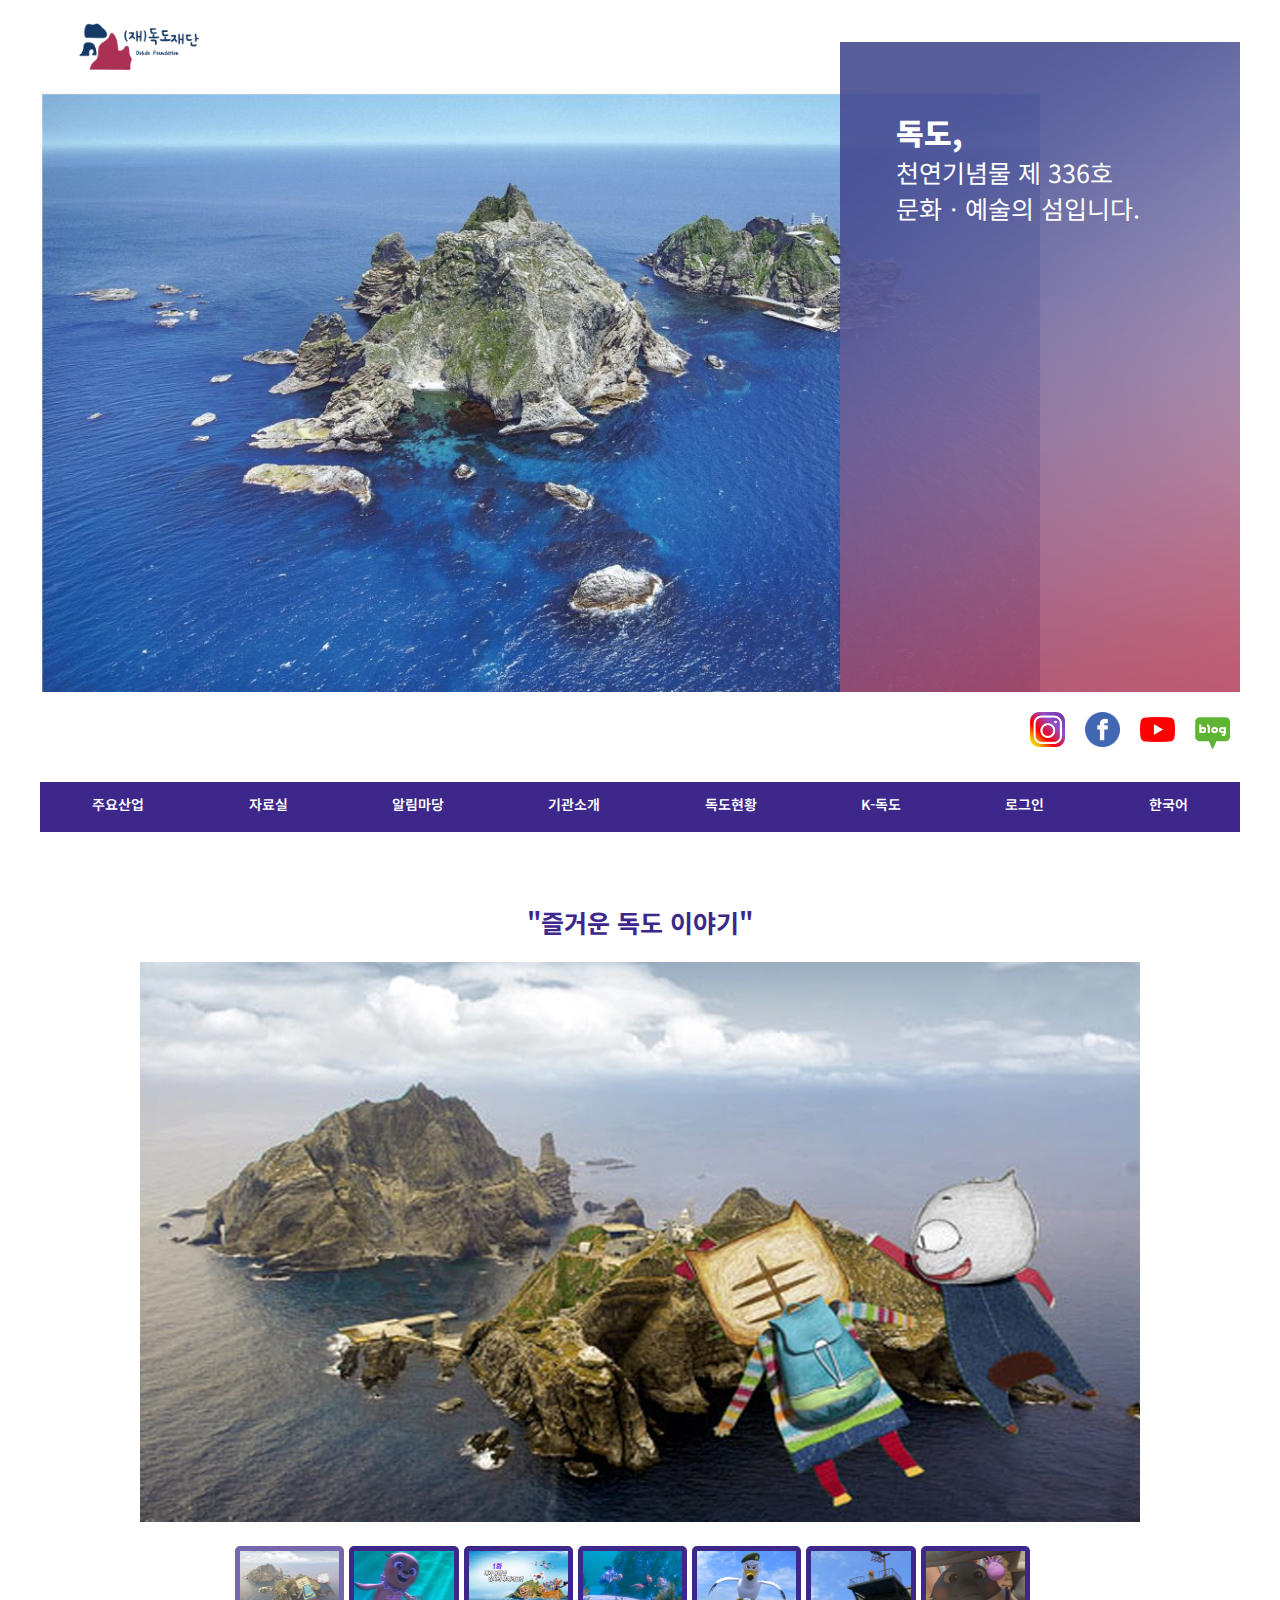
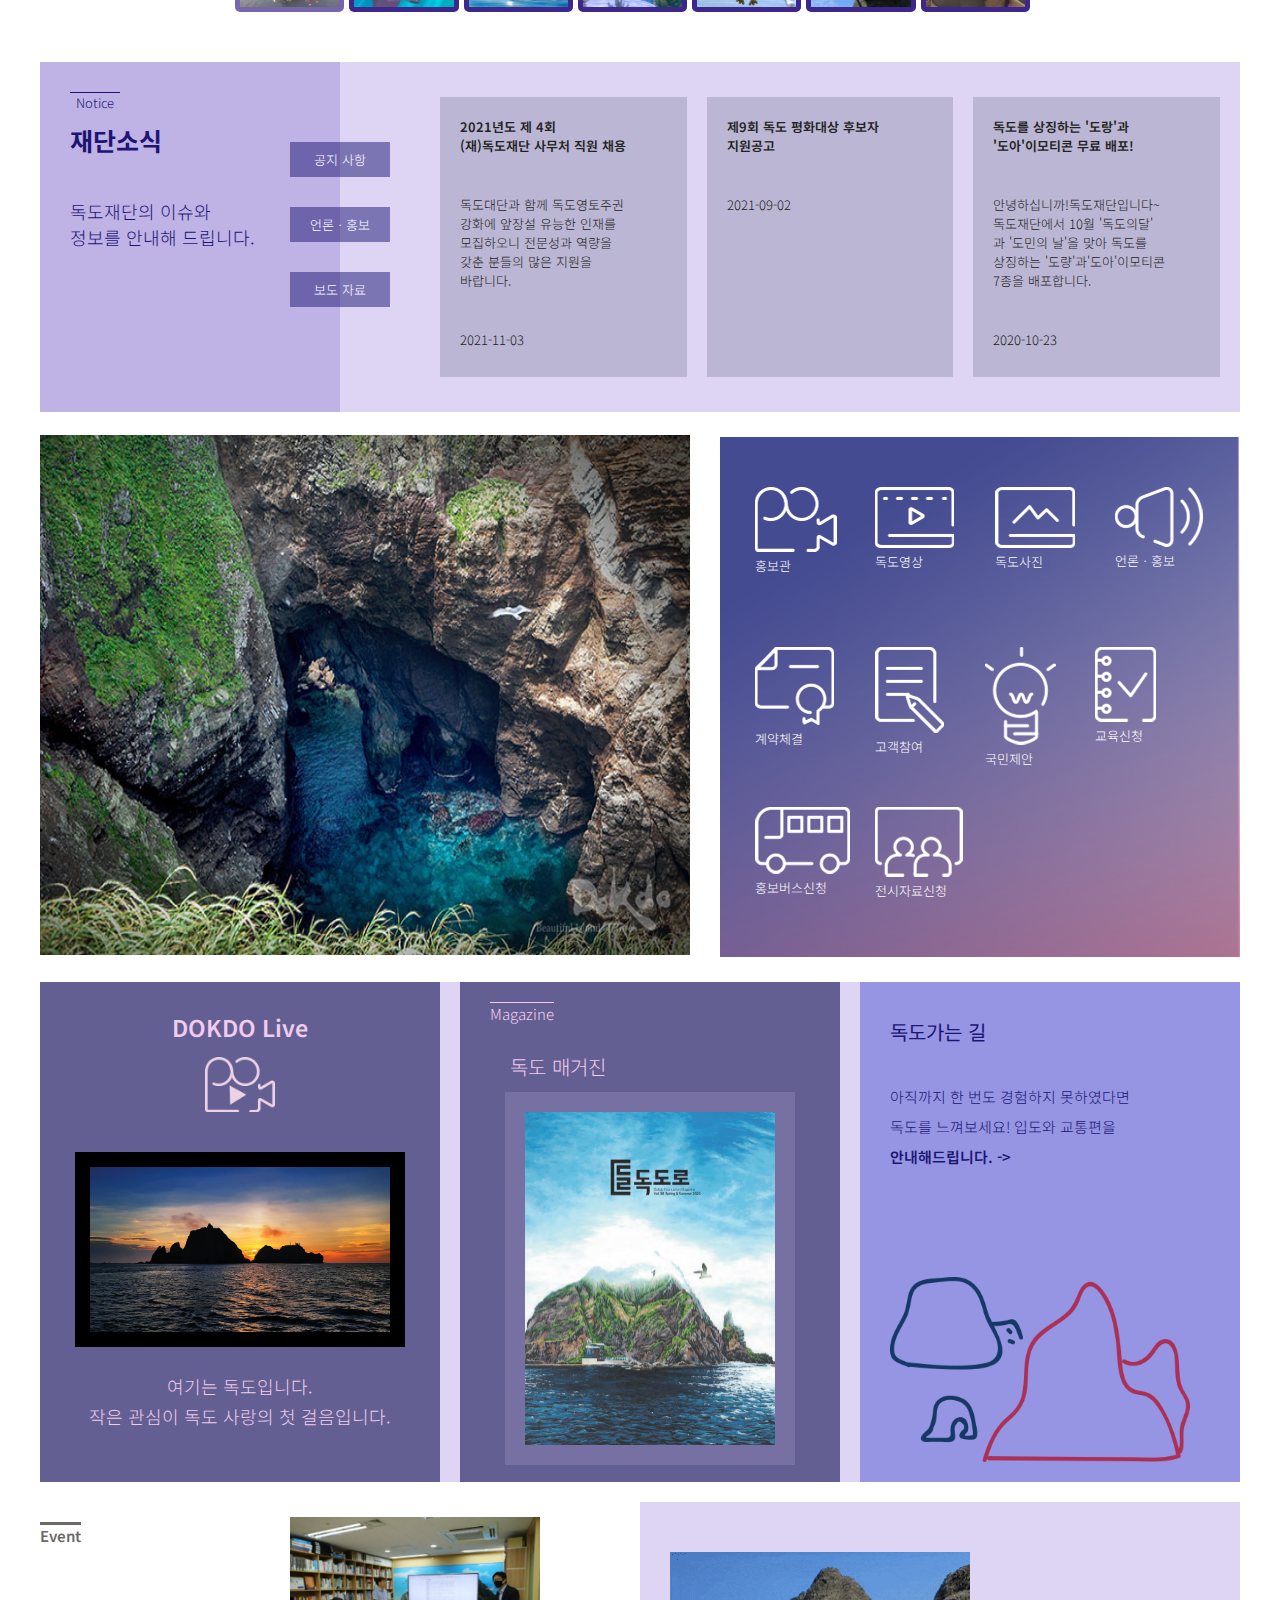
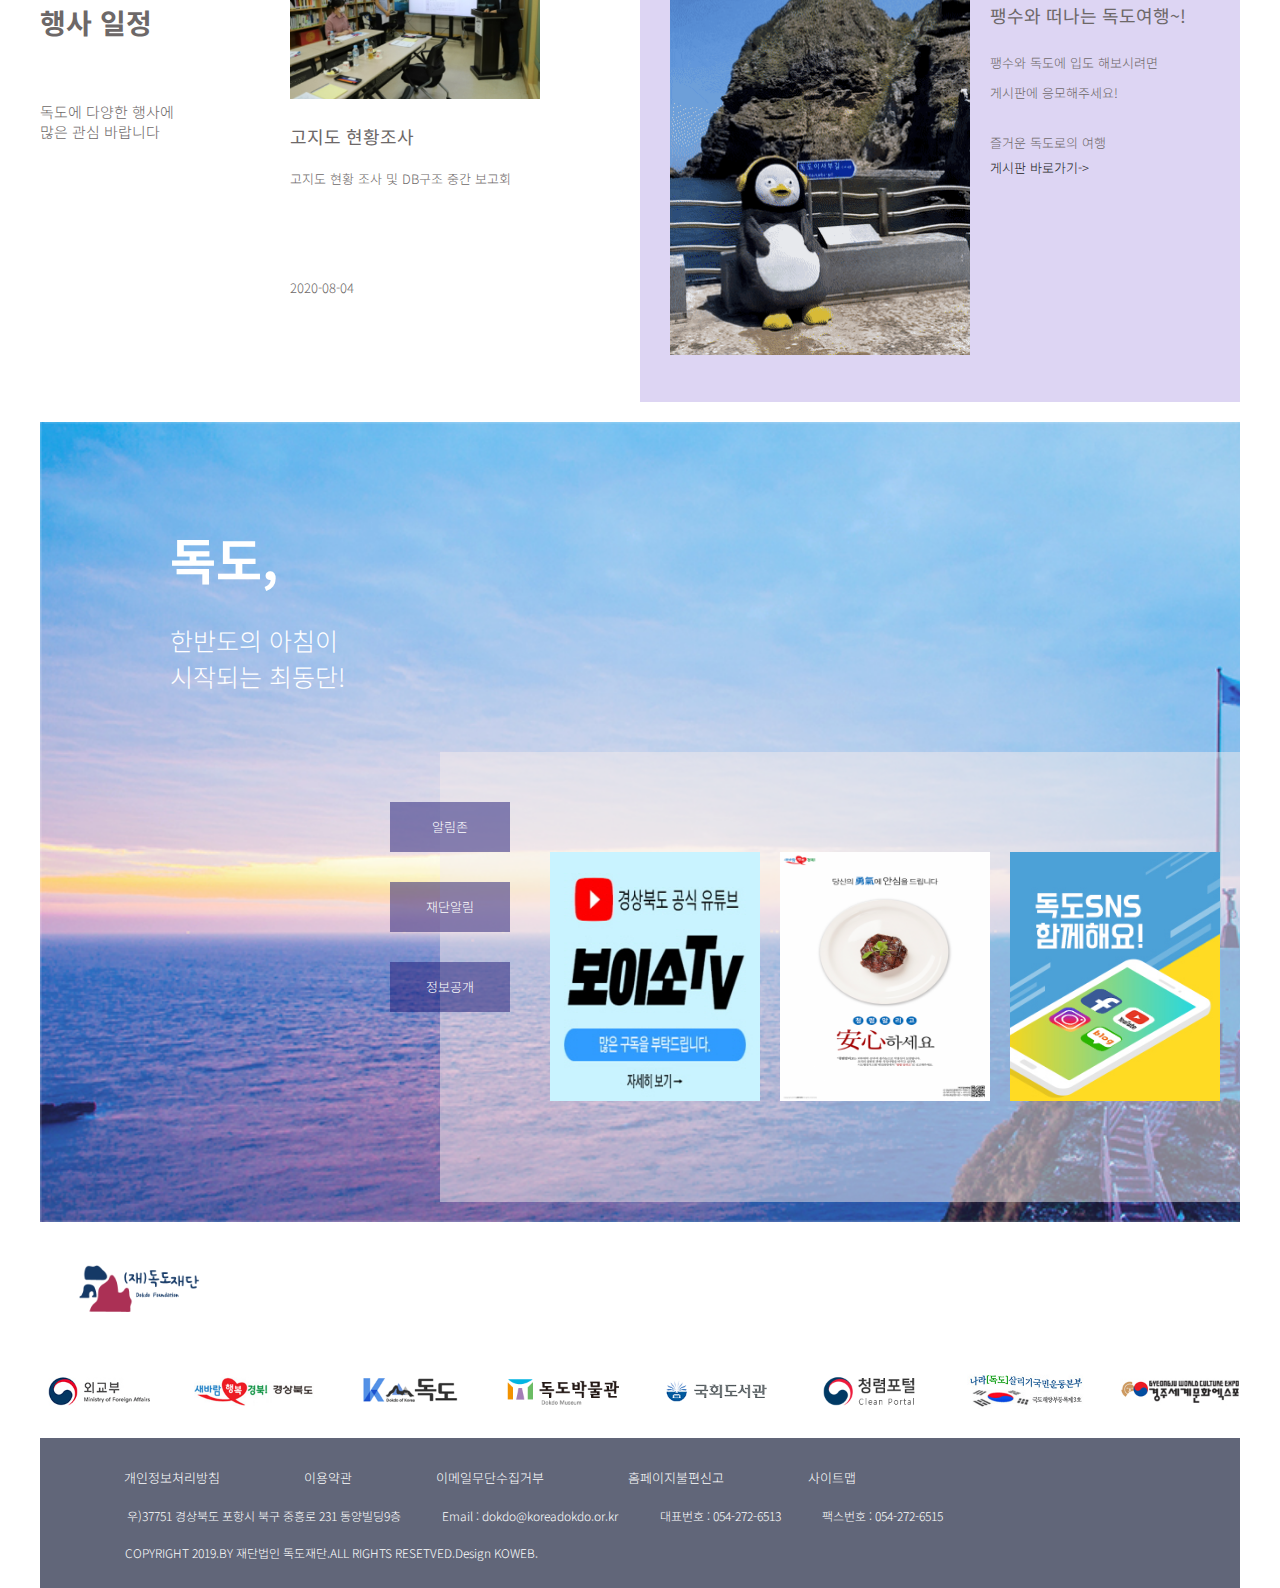
<file: works/pofol-slides/dokdo/index.html>
<!DOCTYPE html>
<html lang="ko">
<head>
    <meta charset="UTF-8">
    <meta name="viewport" content="width=device-width, initial-scale=1.0">
    <title>독도재단</title>
    <meta name="Subject" content="독도재단 리뉴얼">
    <meta name="Title" content="독도재단">
    <meta name="Keywords" content="독도">
    <meta name="Description" content="독도">
    <meta name="Author" content="장신영">
    <meta name="Publisher" content="Jang shin young">
    <meta name="Classification" content="포트폴리오">
    
    <!--카테고리 분류-->
    <meta name="Location" content="Seoul Korea">
    <meta name="Author-Date" content="2021.1118">
    <meta name="Copyright" content="독도재단">
    <link rel="shortcut icon" href="./images/android-icon-36x36.png" type="image/x-icon">

    <link rel="stylesheet" href="./css/reset.css">
    <link rel="stylesheet" href="https://use.fontawesome.com/releases/v5.3.1/css/all.css">
    <link rel="stylesheet" href="./css/style.css">
    
    <script src="./js/jquery.min.js"></script>
    <script src="./js/function.js"></script>
</head>
<body>
    <div id="wrap">
        <header>
            <h1><strong>독도,</strong><br />천연기념물 제 336호<br /> 문화ㆍ예술의 섬입니다.</h1>
            <span class="logo"><a href="#">logo</a></span>
            <div class="homebg">
                <img src="./images/독도전경.jpg" alt="독도전경">
                <p>bg-box</p>
            </div>
            <div id="sns_container">
                <div class="sns">
                    <a href="https://www.instagram.com/k_dokdo/" target="_blank">인스타그램</a>
                    <a href="https://www.facebook.com/dokdojd" target="_blank">페이스북</a>
                    <a href="https://www.youtube.com/user/dokdojd" target="_blank">유튜브</a>
                    <a href="#" target="_blank">블로그</a>
                </div>
            </div>                      
                <nav>
                    <ul class="gnb">
                        <li>
                            <a href="#">주요산업</a>
                            <ol class="lnb">
                                <li><a href="#">플랫폼</a></li>
                                <li><a href="#">홍보(국내)</a></li>
                                <li><a href="#">홍보(국외)</a></li>
                                <li><a href="#">콘텐츠 개발</a></li>
                                <li><a href="#">독도문화행사</a></li>
                            </ol>
                        </li>
                        <li>
                            <a href="#">자료실</a>
                            <ol class="lnb">
                                <li><a href="#">독도사진</a></li>
                                <li><a href="#">독도영상</a></li>
                                <li><a href="#">연구자료</a></li>
                                <li><a href="#">매거진</a></li>
                                <li><a href="#">매거진신청</a></li>
                                <li><a href="#">홍보관</a></li>
                                <li><a href="#">LIVE독도영상</a></li>
                            </ol>
                        </li>
                        <li>
                            <a href="#">알림마당</a>
                            <ol class="lnb">
                                <li><a href="#">재단알림</a></li>
                                <li><a href="#">정보공개</a></li>
                                <li><a href="#">고객광장</a></li>
                                <li><a href="#">윤리경영</a></li>
                            </ol>
                        </li>
                        <li>
                            <a href="#">기관소개</a>
                            <ol class="lnb">
                                <li><a href="#">재단소개</a></li>
                                <li><a href="#">열린경영</a></li>
                                <li><a href="#">통합공시</a></li>
                            </ol>
                        </li>
                        <li>
                            <a href="#">독도현황</a>
                            <ol class="lnb">
                                <li><a href="#">정부입장</a></li>
                                <li><a href="#">일반현황</a></li>
                                <li><a href="#">독도역사</a></li>
                                <li><a href="#">관리현황</a></li>
                            </ol>
                        </li>                        
                        <li>
                            <a href="#">K-독도</a>
                            <ol class="lnb">
                                <li><a href="#">독도갤러리</a></li>
                            </ol>
                        </li>
                        <li>
                            <a href="#">로그인</a>
                            <ol class="lnb">
                                <li><a href="#">회원가입</a></li>
                                <li><a href="#">ID 확인</a></li>
                                <li><a href="#">PW 확인</a></li>
                            </ol>
                        </li>  
                        <li>
                            <a href="#">한국어</a>
                            <ol class="lnb">
                                <li><a href="#">English</a></li>
                                <li><a href="#">日本語</a></li>
                                <li><a href="#">PW 확인</a></li>
                            </ol>
                        </li> 
                    </ul>
                </nav>
        </header>
        <section class="page-one">
            <h2>"즐거운 독도 이야기"</h2>
            <div id="slides">               
                <ul class="slides-container">
                    <li><img src="./images/ani/구름빵 독도여행기.jpg" alt="구름빵독도여행기"></li>
                    <li><img src="./images/ani/독도 수비대 강치.png" alt="독도수비대강치"></li>
                    <li><img src="./images/ani/1화.png" alt="1화"></li>
                    <li><img src="./images/ani/2화.png" alt="2화"></li>
                    <li><img src="./images/ani/3화.png" alt="3화"></li>
                    <li><img src="./images/ani/4화.png" alt="4화"></li>
                    <li><img src="./images/ani/5화.png" alt="5화"></li>
                </ul>
             </div>
                <ol class="slides-pagination">
                    <li class="on"><a href="#">구름빵독도여행기</a></li>
                    <li ><a href="#">독도수비대강치</a></li>
                    <li ><a href="#">1화</a></li>
                    <li ><a href="#">2화</a></li>
                    <li ><a href="#">3화</a></li>
                    <li ><a href="#">4화</a></li>
                    <li ><a href="#">5화</a></li>
                </ol>
           
        </section>
        <section class="page-two">
            <span>Notice</span>
            <h2>재단소식</h2>
            <p>독도재단의 이슈와<br />정보를 안내해 드립니다.</p>
            <ol>
                <li><a href="#">공지 사항</a></li>
                <li><a href="#">언론ㆍ홍보</a></li>
                <li><a href="#">보도 자료</a></li>
            </ol>
            <div class="news-box">
                <ul class="news-one">
                    <li class="tit"><a href="#">2021년도 제 4회<br />(재)독도재단 사무처 직원 채용</a></li>
                    <li><a href="#">독도대단과 함께 독도영토주권 <br />강화에 앞장설 유능한 인재를 <br />모집하오니 전문성과 역량을 <br />갖춘 분들의 많은 지원을<br /> 바랍니다.</a></li>
                    <li><a href="#">2021-11-03</a></li>
                </ul>
                <ul class="news-two">
                    <li class="tit"><a href="#">제9회 독도 평화대상 후보자<br />지원공고</a></li>
                    <li><a href="#">2021-09-02</a></li>
                </ul>
                <ul class="news-three">
                    <li class="tit"><a href="#">독도를 상징하는 '도랑'과<br />'도아'이모티콘 무료 배포!</a></li>
                    <li><a href="#">안녕하십니까!독도재단입니다~ <br />독도재단에서 10월 '독도의달' <br />과 '도민의 날'을 맞아 독도를<br />상징하는 '도량'과'도아'이모티콘<br />7종을 배포합니다.</a></li>
                    <li><a href="#">2020-10-23</a></li>
                </ul>
            </div>
            <img src="./images/동도 천장굴.jpg" alt="동도천장굴">
            <div class="icon-box">
                <a href="http://www.koreadokdo.or.kr/contents/sub03/page.html?mid=003043"target="_blank"><img src="./images/icon1.png" alt="홍보관">홍보관</a>
                <a href="http://www.koreadokdo.or.kr/contents/sub03/page.html?mid=003019024"target="_blank"><img src="./images/icon2.png" alt="독도영상">독도영상</a>
                <a href="http://www.koreadokdo.or.kr/contents/sub03/page.html?mid=003007010"target="_blank"><img src="./images/icon3.png" alt="독도사진">독도사진</a>
                <a href="http://www.koreadokdo.or.kr/contents/sub04/page.html?mid=004049061"target="_blank"><img src="./images/icon4.png" alt="언론ㆍ홍보">언론ㆍ홍보</a>
                <a href="http://www.koreadokdo.or.kr/contents/sub04/page.html?mid=004071084093"target="_blank"><img src="./images/icon5.png" alt="계약체결">계약체결</a>
                <a href="http://www.koreadokdo.or.kr/contents/sub04/page.html?mid=004100104"target="_blank"><img src="./images/icon6.png" alt="고객참여">고객참여</a>
                <a href="http://www.koreadokdo.or.kr/contents/sub04/page.html?mid=004100102"target="_blank"><img src="./images/icon7.png" alt="국민제안">국민제안</a>
                <a href="http://www.koreadokdo.or.kr/contents/sub04/page.html?mid=004100105"target="_blank"><img src="./images/icon8.png" alt="독도교육신청">교육신청</a>
                <a href="http://www.koreadokdo.or.kr/contents/sub04/page.html?mid=004100108"target="_blank"><img src="./images/icon9.png" alt="홍보버스신청">홍보버스신청</a>
                <a href="http://www.koreadokdo.or.kr/contents/sub04/page.html?mid=004100111"target="_blank"><img src="./images/icon10.png" alt="전시자료신청">전시자료신청</a>
            </div>
        </section>
        <section class="page-three">
            <div class="magazine-1">
                <p class="live">DOKDO Live </p>
                <a href="#">icon</a>
                <img src="./images/독도 노을.jpg" alt="독도노을">
                <p>여기는 독도입니다.<br />작은 관심이 독도 사랑의 첫 걸음입니다.</p>
            </div>
            <div class="magazine-2">
                <span>Magazine</span>
                <p>독도 매거진</p>
                <img src="./images/page-138091-0001.jpg" alt="독도매거진">
            </div>
            <div class="magazine-3">
                <strong>독도가는 길</strong>
                <p>아직까지 한 번도 경험하지 못하였다면<br />독도를 느껴보세요! 입도와 교통편을<br /><a href="#">안내해드립니다. -></a></p>
                <img src="./images/독도일러스트.png" alt="">
            </div>

        </section>
        <section class="page-four">
                <span>Event</span>
                <h3>행사 일정</h3>
                <p>독도에 다양한 행사에 <br />많은 관심 바랍니다</p>
                <div class="event">
                    <div class="event-1">
                        <img src="./images/고지도 현황조사 사진.png" alt="#">
                        <strong>고지도 현황조사</strong>
                        <p>고지도 현황 조사 및 DB구조 중간 보고회</p>
                        <span>2020-08-04</span>
                </div>
                <div class="event-2">
                    <img src="./images/Crazy.gif" alt="#">
                <div>
                    <strong>팽수와 떠나는 독도여행~!</strong>
                    <p>팽수와 독도에 입도 해보시려면<br />게시판에 응모해주세요!</p>
                    <p>즐거운 독도로의 여행</p>
                    <a href="#">게시판 바로가기-></a>
                </div>
                </div>
            </div>
        </section>
        <section class="page-five">
            <h2>독도,</h2>
            <p>한반도의 아침이<br />시작되는 최동단!</p>
            <div class="notice">
                <ul>
                    <li><a href="#">알림존</a></li>
                    <li><a href="#">재단알림</a></li>
                    <li><a href="#">정보공개</a></li>
                </ul>
                <ol>
                    <li><a href="#"><img src="./images/[크기변환]보이소TV배너.jpg" alt="보이소tv"></a></li>
                    <li><a href="#"><img src="./images/[크기변환]안심알리고포스터_72dpi.png" alt="여심하세요"></a></li>
                    <li><a href="#"><img src="./images/img_ban01.jpg" alt="보이소tv"></a></li>
                 
                </ol>
            </div>
        </section>
        <footer>
            <div class="logo">
                <span><img src="./images/logo.png" alt="logo"></span>
            </div>
            <div class="link">
                <ul>
                    <li><a href="#"><img src="./images/img_logo01.gif" alt="외교부"></a></li>
                    <li><a href="#"><img src="./images/img_logo03.gif" alt="경상북도"></a></li>
                    <li><a href="#"><img src="./images/img_logo04.gif" alt="K독도"></a></li>
                    <li><a href="#"><img src="./images/img_logo05.gif" alt="독도박물관"></a></li>
                    <li><a href="#"><img src="./images/img_logo06.gif" alt="국회도서관"></a></li>
                    <li><a href="#"><img src="./images/img_logo07.gif" alt="청렴포털"></a></li>
                    <li><a href="#"><img src="./images/img_logo08.gif" alt="국민운동본부"></a></li>
                    <li><a href="#"><img src="./images/엑스포.jpg" alt="엑스포"></a></li>
                </ul>
            </div>
                <div class="address">
                    <ol>
                        <li><a href="#">개인정보처리방침</a></li>
                        <li><a href="#">이용약관</a></li>
                        <li><a href="#">이메일무단수집거부</a></li>
                        <li><a href="#">홈페이지불편신고</a></li>
                        <li><a href="#">사이트맵</a></li>
                    </ol>
                    <div class="box">
                        <address>우)37751 경상북도 포항시 북구 중흥로 231 동양빌딩9층</address>
                        <address><a href="#">Email : dokdo@koreadokdo.or.kr</a></address>
                        <address>대표번호 : 054-272-6513</address>
                        <address>팩스번호 : 054-272-6515</address>
                    </div>
                        <address>COPYRIGHT 2019.BY 재단법인 독도재단.ALL RIGHTS RESETVED.Design KOWEB.</address>
                    
                </div> 
        </footer>
       
    </div>
</body>
</html>
</file>
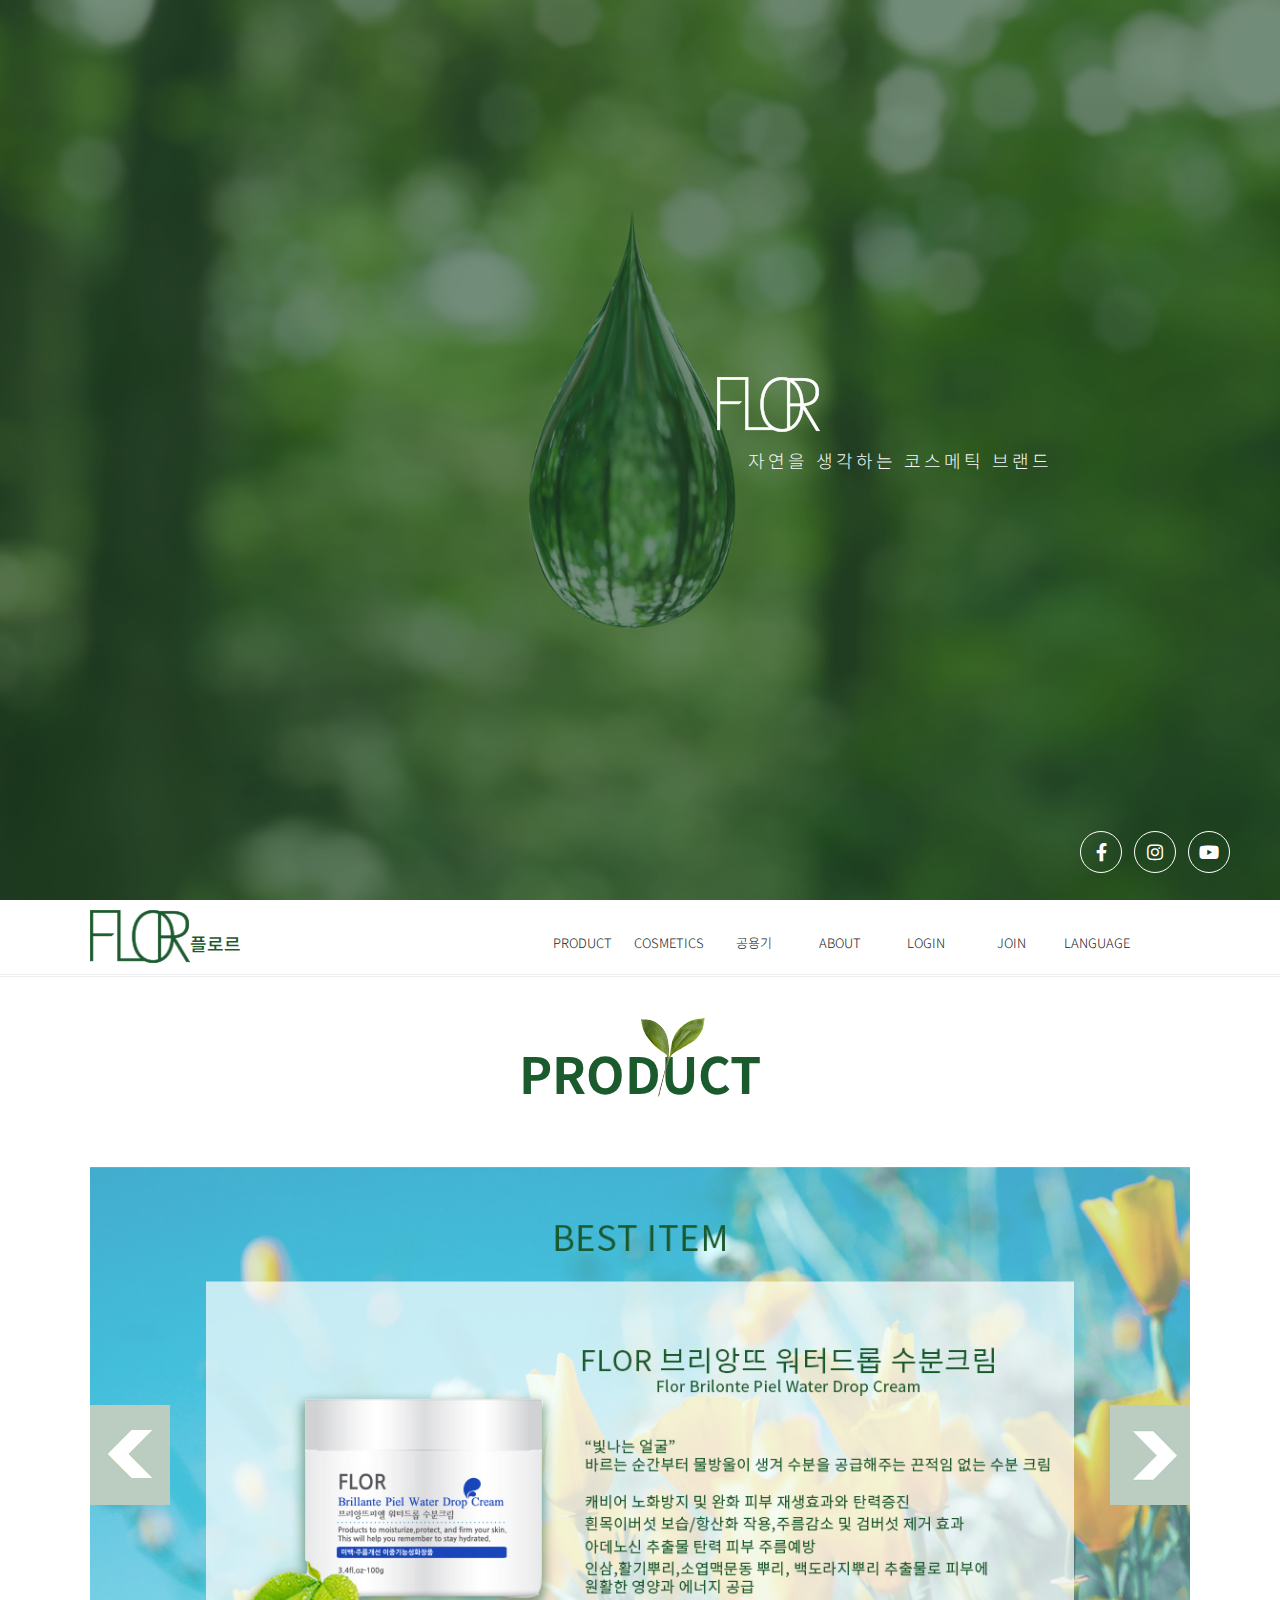
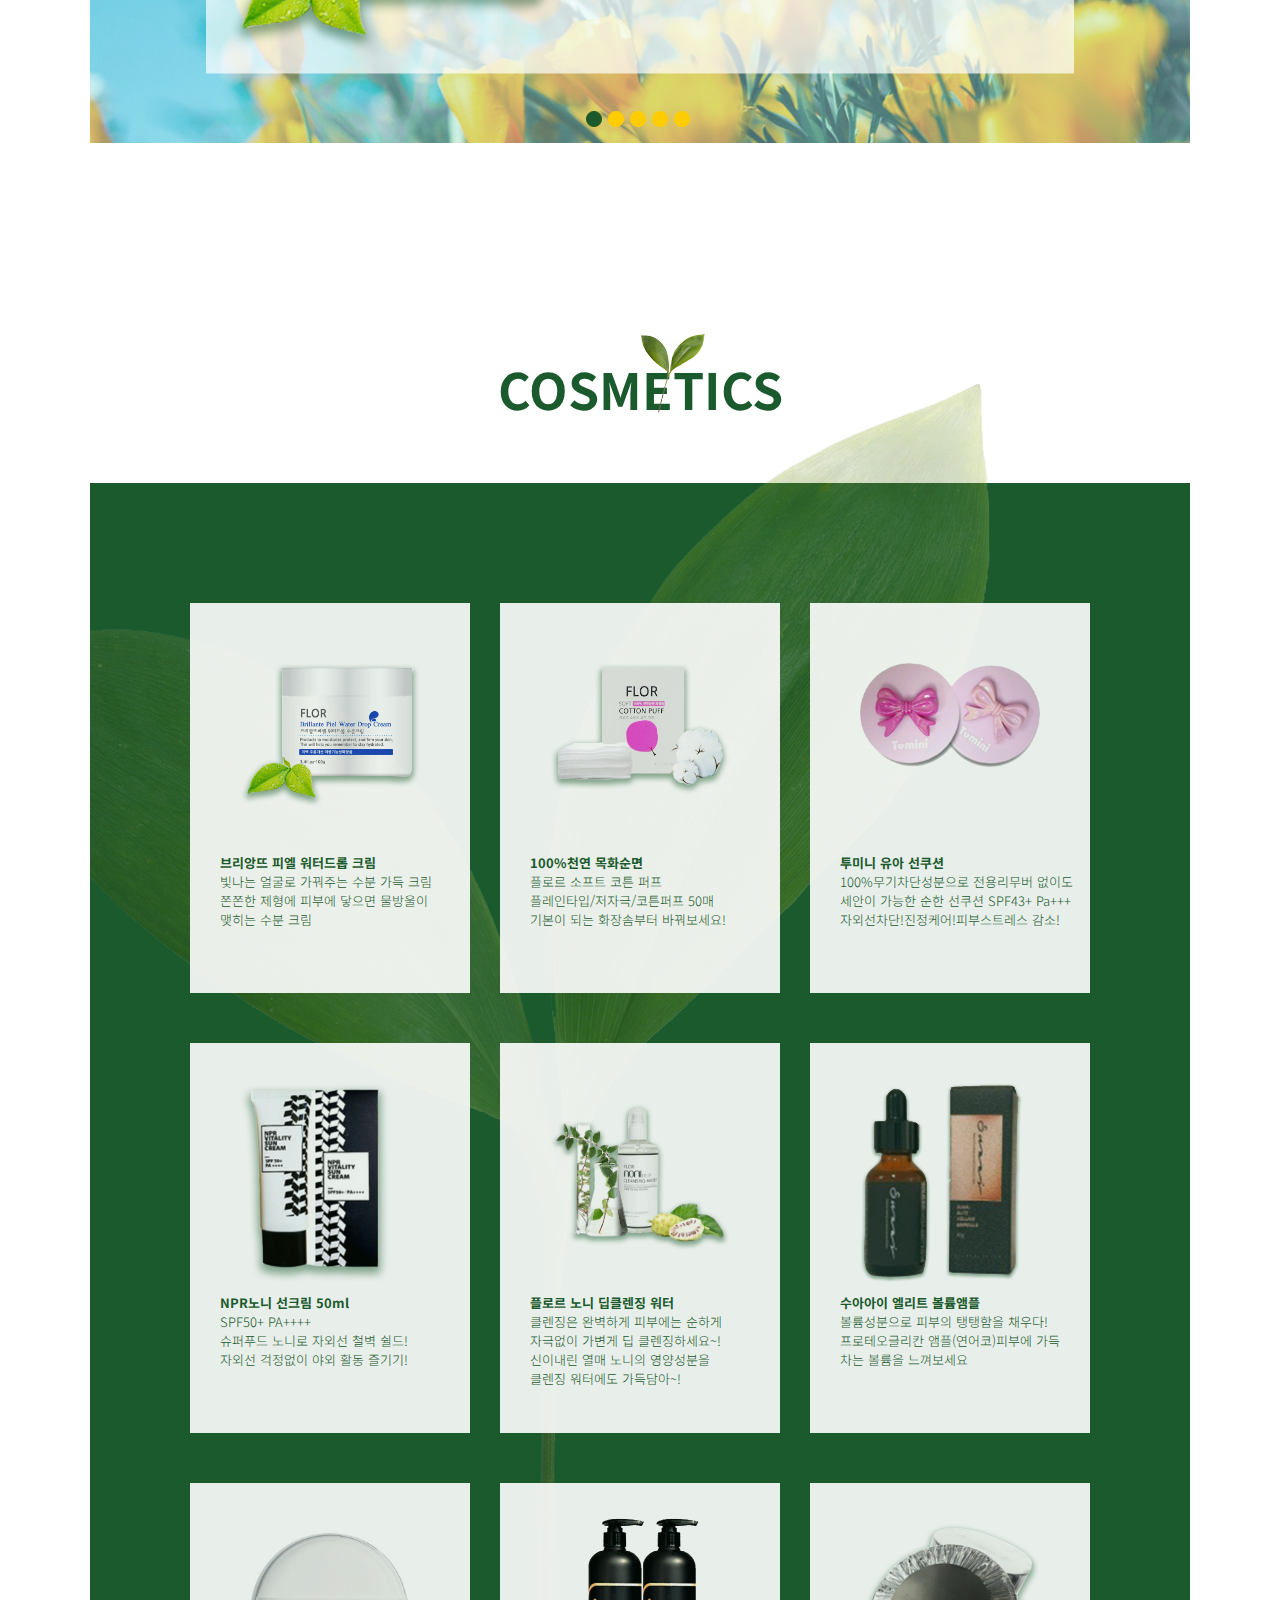
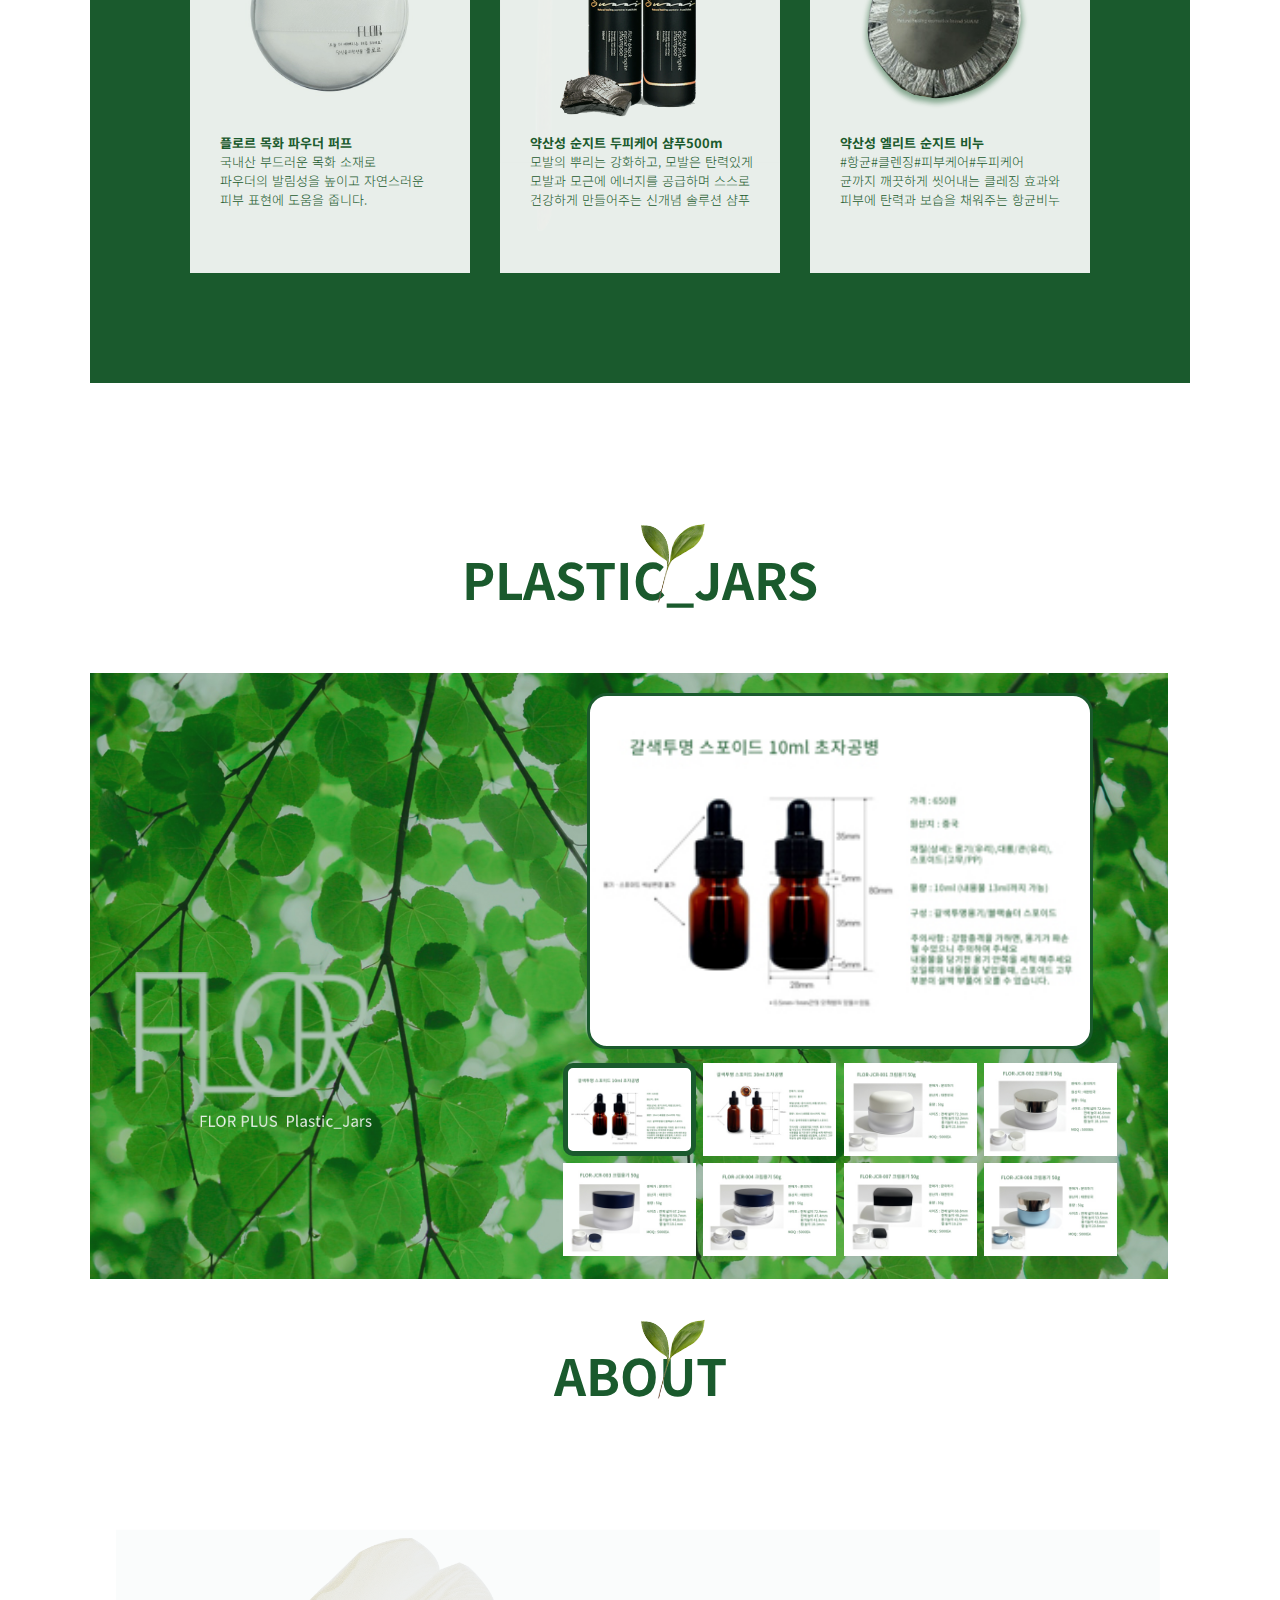
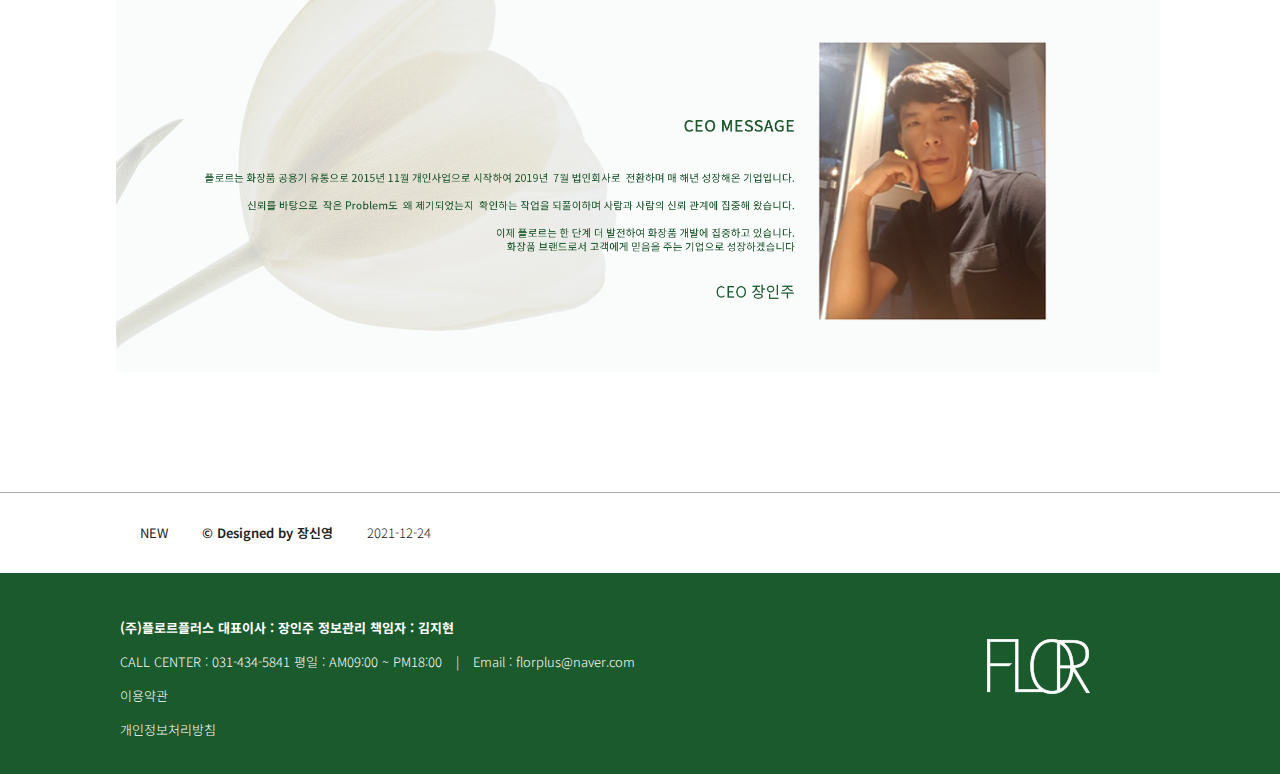
<file: works/pofol-slides/flor/index.html>
<!DOCTYPE html>
<html lang="ko">
<head>
    <meta charset="UTF-8">
    <meta name="viewport" content="width=device-width, initial-scale=1.0">
    <title>FLOR</title>

    <meta name="Subject" content="FLOR">
    <meta name="Title" content="플로르플러스 쇼핑몰">
    <meta name="Keywords" content="플로르,플로르플러스,플로르화장품,플로르수분크림,플로르클렌징">
    <meta name="Description" content="자연주의 화장품">
    <meta name="Author" content="플로르">
    <meta name="Publisher" content="FLOR">
    <meta name="Classification" content="쇼핑몰">

    <!--카테고리 분류-->
    <meta name="Location" content="Seoul Korea">
    <meta name="Author-Date" content="2021.12.17">
    <meta name="Copyright" content="BELLA">
    <link rel="shortcut icon" href="./images/FLOR/logo.png" type="image/x-icon">

    <link rel="stylesheet" href="./css/reset.css">
    <link rel="stylesheet" href="https://use.fontawesome.com/releases/v5.3.1/css/all.css">
    <link rel="stylesheet" href="./css/style.css">

    <script src="./js/jquery.min.js"></script>
    <script src="./js/jquery.easing.min.js"></script>
	<script src="./js/jquery.inview.min.js"></script>
	<script src="./js/jquery.easypiechart.js"></script>
    <script src="./js/function.js"></script>
</head>
<body>
    <div id="wrap">

        <div class="loading"><p>로딩중</p></div>

        <h1 class="sr-only">FlorPlus</h1>

        <section id="visual">
            <div class="intro">
                <h2>LOGO</h2>
                <p>자연을 생각하는 코스메틱 브랜드</p>

                <div class="myico">
                    <span><i class="fab fa-facebook-f"></i></span>
                    <span><i class="fab fa-instagram"></i></span>
                    <span><i class="fab fa-youtube"></i></span>
                </div>
            </div>
        </section>

        <hr />

        <header>
            <div class="container">
                <h2 class="logo"><a href="#">플로르</a></h2>
                <nav>
                    <ul class="gnb">
                        <li><a href="#">PRODUCT</a></li>
                        <li><a href="#">COSMETICS</a></li>
                        <li><a href="#">공용기</a></li>
                        <li><a href="#">ABOUT</a></li>
                        <li><a href="#">LOGIN</a></li>
                        <li><a href="#">JOIN</a></li>
                        <li><a href="#">LANGUAGE</a></li>
                    </ul>
                </nav>
            </div>
        </header>
        
        <hr />

        <section id="product">
            <h2>PRODUCT</h2>

            <article class="slides">
                <h3 class="sr-only">BEST ITEM</h3>

                <ul class="slides-container">
                    <li class="banner_1">수분크림</a></li>
                    <li class="banner_2">화장솜</li>
                    <li class="banner_3">노니마스크</li>
                    <li class="banner_4">Prototype</li>
                    <li class="banner_5">Prototyping</li>
                </ul>
    
                <ol class="slides-pagination">
                    <li class="on"><a href="#">1</a></li>
                    <li><a href="#">2</a></li>
                    <li><a href="#">3</a></li>
                    <li><a href="#">4</a></li>
                    <li><a href="#">5</a></li>
                </ol>
    
                <a href="#" class="prev">이전</a>
                <a href="#" class="next">다음</a>
    
            </article>
            <hr />

        </section>

        <hr />

        <section id="cosmetics">  
            <h2>COSMETICS</h2>
           <div class="container">
                <p>새싹</p>
                <ul class="itembox itembox_1">
                    <li>
                        <a href="#">
                            <span>img</span>
                            <h4>브리앙뜨 피엘 워터드롭 크림</h4>
                            <p>빛나는 얼굴로 가꿔주는 수분 가득 크림<br />
                                쫀쫀한 제형에 피부에 닿으면 물방울이<br />
                                맺히는 수분 크림</p>
                        </a>
                    </li>
                    <li>
                        <a href="#">
                            <span>img</span>
                            <h4>100%천연 목화순면</h4>
                            <p>플로르 소프트 코튼 퍼프<br />
                                플레인타입/저자극/코튼퍼프 50매<br />
                                기본이 되는 화장솜부터 바꿔보세요!</p>
                        </a>
                    </li>
                    <li>
                        <a href="#">
                            <span>img</span>
                            <h4>투미니 유아 선쿠션</h4>
                            <p>100%무기차단성분으로 전용리무버 없이도<br />
                                세안이 가능한 순한 선쿠션 SPF43+ Pa+++<br />
                                자외선차단!진정케어!피부스트레스 감소!</p>
                        </a>
                    </li>
                </ul>
                <ul class="itembox itembox_2">
                    <li>
                        <a href="#">
                            <span>img</span>
                            <h4>NPR노니 선크림 50ml</h4>
                            <p>SPF50+ PA++++<br />
                                슈퍼푸드 노니로 자외선 철벽 쉴드!<br />
                                자외선 걱정없이 야외 활동 즐기기!</p>
                        </a>
                    </li>
                    <li>
                        <a href="#">
                            <span>img</span>
                            <h4>플로르 노니 딥클렌징 워터</h4>
                            <p>클렌징은 완벽하게 피부에는 순하게 <br />
                                자극없이 가변게 딥 클렌징하세요~!<br />
                                신이내린 열매 노니의 영양성분을<br />
                                 클렌징 워터에도 가득담아~! </p>
                        </a>
                    </li>
                    <li>
                        <a href="#">
                            <span>img</span>
                            <h4>수아아이 엘리트 볼륨앰플</h4>
                            <p>볼륨성분으로 피부의 탱탱함을 채우다!<br />
                                프로테오글리칸 앰플(연어코)피부에 가득<br />
                                차는 볼륨을 느껴보세요</p>
                        </a>
                    </li>
                </ul>
                <ul class="itembox itembox_3">
                    <li>
                        <a href="#">
                            <span>img</span>
                            <h4>플로르 목화 파우더 퍼프</h4>
                            <p>국내산 부드러운 목화 소재로 <br />
                            파우더의 발림성을 높이고 자연스러운<br />
                            피부 표현에 도움을 줍니다.</p>
                        </a>
                    </li>
                    <li>
                        <a href="#">
                            <span>img</span>
                            <h4>약산성 순지트 두피케어 샴푸500m</h4>
                            <p>모발의 뿌리는 강화하고, 모발은 탄력있게<br />
                            모발과 모근에 에너지를 공급하며 스스로<br />
                                건강하게 만들어주는 신개념 솔루션 샴푸</p>
                        </a>
                    </li>
                    <li>
                        <a href="#">
                            <span>img</span>
                            <h4>약산성 엘리트 순지트 비누</h4>
                            <p>#항균#클렌징#피부케어#두피케어<br />
                                균까지 깨끗하게 씻어내는 클레징 효과와<br />
                                피부에 탄력과 보습을 채워주는 항균비누</p>
                        </a>
                    </li>
                </ul>
            </div>
        </section>

        <hr />

        <section id="plastic_jars"> 
            <h2>plastic_jars</h2>

            <article class="gallery">
                <div class="gallery-container">

                    <ul class="gallery-thmbs">
                        <li class="on"><a href="./images/plastic_jars/brown_bottle_s.jpg" title="갈색투명 스포이드 10ml 초자공병">갈색투명 스포이드</a></li>
                        <li><a href="./images/plastic_jars/brown_bottle_m.jpg" title="갈색투명 스포이드 30ml 초자공병">갈색투명 스포이드</a></li>
                        <li><a href="./images/plastic_jars/flor_jcr_001.jpg" title="FLOR-JCR-001 크림용기 50g">크림용기</a></li>
                        <li><a href="./images/plastic_jars/flor-jcr-002.jpg" title="FLOR-JCR-002 크림용기 50g">크림용기</a></li>
                        <li><a href="./images/plastic_jars/flor-jcr-003.jpg" title="FLOR-JCR-003 크림용기 50g">크림용기</a></li>
                        <li><a href="./images/plastic_jars/flor-jcr-004.jpg" title="FLOR-JCR-004 크림용기 50g">크림용기</a></li>
                        <li><a href="./images/plastic_jars/flor-jcr-007.jpg" title="FLOR-JCR-007 크림용기 50g">크림용기</a></li>
                        <li><a href="./images/plastic_jars/flor-jcr-008.jpg" title="FLOR-JCR-002 크림용기 50g">크림용기</a></li>
                    </ul>
                    <p class="gallery-screen">flor plastic_jars</p>

                </div>
            </article>
           
        </section>

        <section id="about">
            <h2>ABOUT</h2>
            <p class="frame">
                    <img src="./images/about.png" alt="ceomessage">
            </p>
            
            <hr />

        </section>

        <footer>
            <article class="working">
                <h2 class="sr-only">진행중인 작업</h2>
                <p>
                    <b>NEW</b>
                    <a href="#">&copy; Designed by 장신영</a>
                    <time datetime="2021-11-25 09:00">2021-12-24</time>
                </p>
            </article>
            
            <article class="info">
                <div class="container">
                    <h2>(주)플로르플러스 대표이사 : 장인주 정보관리 책임자 : 김지현</h2>
                    <p class="contact">
                        <a href="tel:0314345841">CALL CENTER : 031-434-5841 평일 : AM09:00 ~ PM18:00</a>
                        <span class="bar">|</span>
                        <a href="mailto:mvcweb@naver.com">Email : florplus@naver.com</a>
                    </p>
                    <p><a href="#">이용약관</a></p>
                    <p><a href="#">개인정보처리방침</a></p>
                </div>
            </article>
        </footer>

        <aside>
            <a href="#"><i class="fas fa-angle-up"></i></a>
        </aside>
    </div>
</body>
</html>
</file>
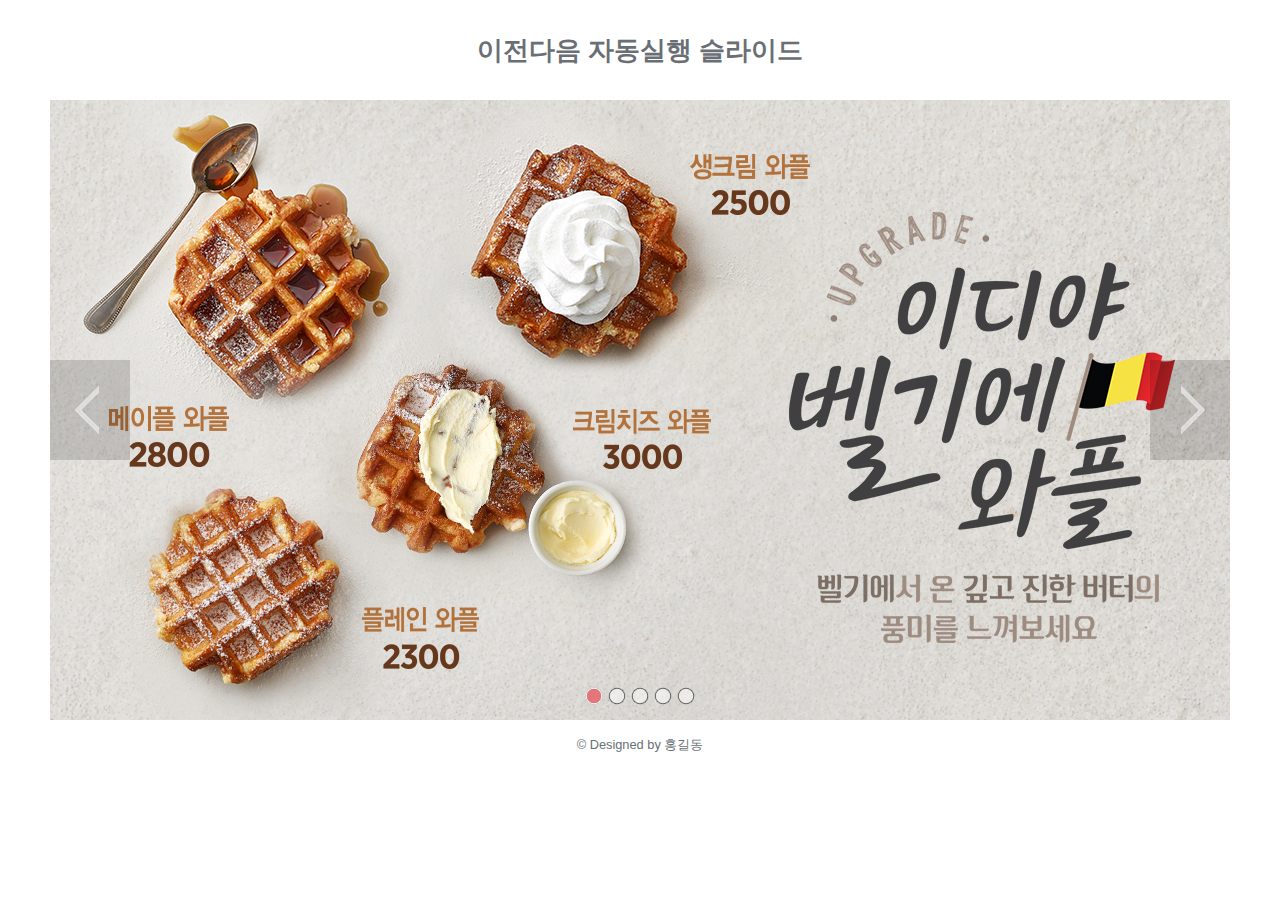
<file: works/pofol-slides/slide02/index.html>
<!doctype html>
<html lang="ko">
<head>
	<meta charset="UTF-8" />
	<title>이전다음 자동실행 슬라이드</title>
	<link rel="stylesheet" href="css/reset.css" />
  	<link rel="stylesheet" href="css/style.css" />
	<script src="./js/jquery-1.12.3.js"></script>
	<script src="./js/jquery.easing.min.js"></script>
	<script src="./js/function.js"></script>
</head>
<body>
	
	<div id="wrap">
		<h1>이전다음 자동실행 슬라이드</h1>
		<div class="slides">

			<ul class="slides-container">
				<li><a href="#">벨기에 와플의 풍미를 느껴보세요</a></li>
				<li><a href="#">라떼 텀블러 33,000원</a></li>
				<li><a href="#">어피치 블러썸 라떼, 라떼티</a></li>
				<li><a href="#">이디야 멤버스 이벤트</a></li>
				<li><a href="#">이디야 메이트 희망기금</a></li>
			</ul>

			<ol class="slides-pagination">
				<li class="on"><a href="#">와플</a></li>
				<li><a href="#">텀블러</a></li>
				<li><a href="#">블러썸</a></li>
				<li><a href="#">이벤트</a></li>
				<li><a href="#">희망기금</a></li>
			</ol>

			<a href="#" class="prev">이전</a>
			<a href="#" class="next">다음</a>

		</div>
		
		<address>&copy; Designed by 홍길동</address>
	</div>
</body>
</html>
</file>
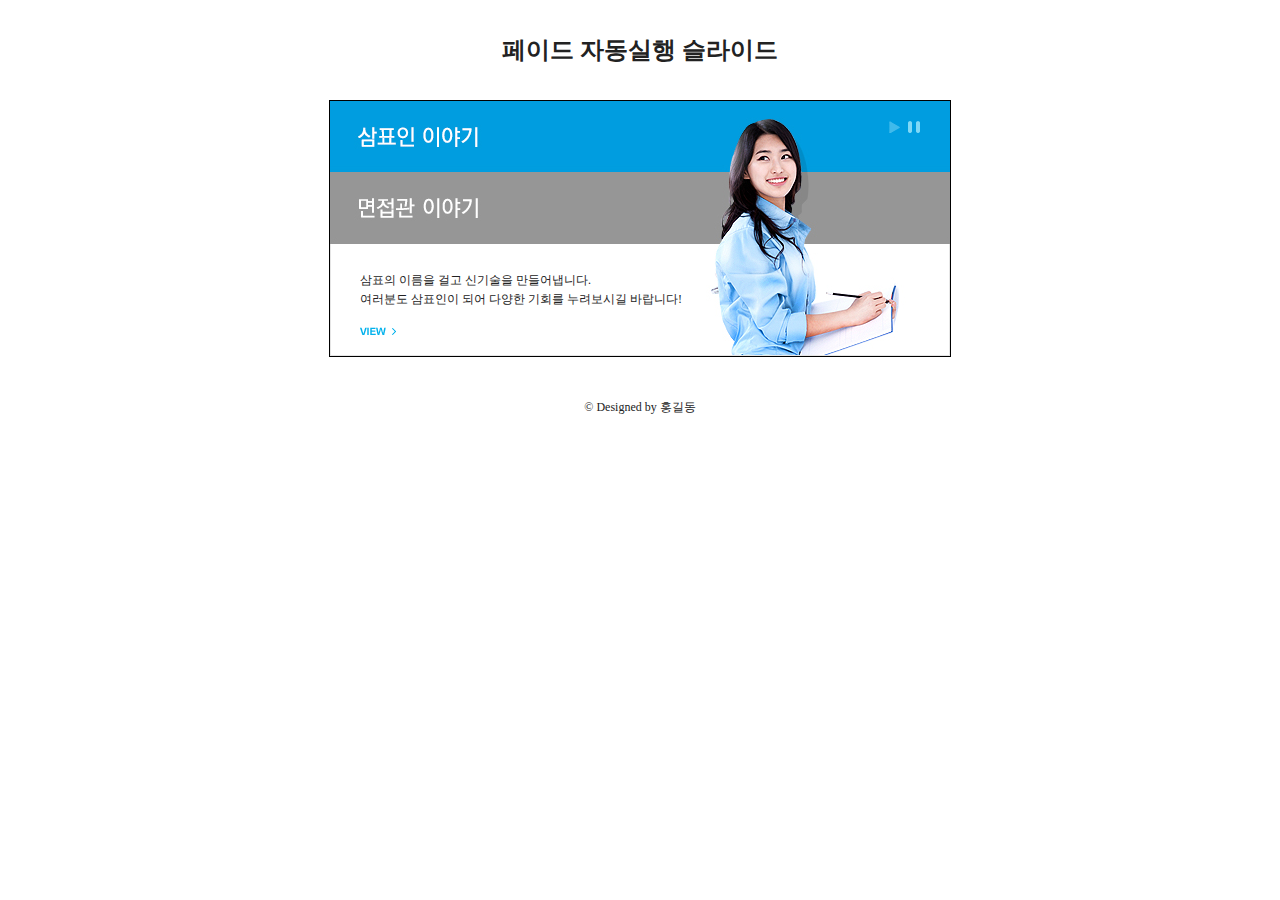
<file: works/pofol-slides/slide03/index.html>
<!DOCTYPE html>
<html lang="ko">
<head>
    <meta charset="UTF-8">
    <meta name="viewport" content="width=device-width, initial-scale=1.0">
    <title>페이드 자동실행 슬라이드</title>
    <link rel="stylesheet" href="./css/reset.css">
    <link rel="stylesheet" href="./css/style.css">
    <script src="./js/jquery.min.js"></script>
    <script src="./js/javascript.js"></script>
</head>
<body>
    <div id="wrap">
        <h1 class="text-center">페이드 자동실행 슬라이드</h1>

        <section class="story">
            <ul class="story-container">
                <li>
                    <h2 class="sr-only">삼표인 이야기</h2>
                    <a href="#" class="go-story">면접관 이야기 바로가기</a>
                    <p>
                        삼표의 이름을 걸고 신기술을 만들어냅니다. <br />
                        여러분도 삼표인이 되어 다양한 기회를 누려보시길 바랍니다!
                    </p>
                    <a href="#" class="view">view</a>
                </li>
                <li>
                    <h2 class="sr-only">면접관 이야기</h2>
                    <a href="#" class="go-story">삼표인 이야기 바로가기</a>
                    <p>
                        한결같은 열정으로 꿈을 이룹니다. 삼표인이 되고자 하시는 <br />
                        분들에게 당부하고 싶은 이야기를 전해 드립니다.
                    </p>
                    <a href="#" class="view">view</a>
                </li>                
            </ul>
            <a href="#" class="story-play on">자동재생</a>
            <a href="#" class="story-pause">재생멈춤</a>
        </section>

        <address class="text-center">&copy; Designed by 홍길동</address>
    </div>
</body>
</html>
</file>
<file: works/pofol-slides/dokdo/css/style.css>
@charset "utf-8";

#wrap{
    width: 1200px;
    margin: 10px auto 0;
}
header{
    position: relative;
}
header>h1{
    position: absolute;
    top: 100px;
    right: 100px;
    font-size: 25px;
    font-weight: normal;
    color: #fff;
    z-index: 100;
}
header>h1>strong{
    font-size: 30px;
    font-weight: 900; 
}
header>.logo{
    display: block;
    width: 200px;
    height: 82px;
    text-indent: -9999px;
    background-image: url(./../images/logo.png);
    background-size: contain;
    background-repeat: no-repeat;
}
header>.homebg{
    display: flex;
    position: relative;
}
header>.homebg>img{
    width: 1000px;
    height: 600px;
}
header>.homebg>p{
    display: block;
    position: absolute;
    top: -50px;
    right: 0;
    width: 400px;
    height: 650px;
    text-indent: -9999px;
    opacity: 0.9;
    background-image: url(./../images/bg.png);
    background-size: cover;
    background-repeat: no-repeat;
}
header>#sns_container{
    position: relative;
    width: 1200px;
    height: 60px;
}
header>#sns_container>.sns{
    display: flex;
    justify-content: space-between;
    position: absolute;
    bottom: 0;
    right: 10px;
    width: 200px;
    text-indent: -9999px;
}
header>#sns_container>.sns>a{
    display: block;
    height: 35px;
    width: 35px;
}
header>#sns_container>.sns>a:nth-child(1){
    background-image: url(./../images/pngwing.com.png);
    background-size: contain;
    background-repeat: no-repeat; 
}
header>#sns_container>.sns>a:nth-child(2){
    background-image: url(./../images/fac\ 2.png);
    background-size: contain;
    background-repeat: no-repeat;
}
header>#sns_container>.sns>a:nth-child(3){
    margin-top: 5px;
    background-image: url(./../images/you.png);
    background-size: contain;
    background-repeat: no-repeat;
}
header>#sns_container>.sns>a:nth-child(4){
    margin-top: 5px;
    background-image: url(./../images/naver.png);
    background-size: contain;
    background-repeat: no-repeat;
}
header>#sns_container>.sns>a:hover{opacity:0.7;}

header>nav{
    position: absolute; 
    left: 0;
    bottom: -80px;
    width: 1200px;
    height: 50px;
    z-index: 1000;
    box-sizing: border-box;
    background-color:rgb(61, 39, 139); 
}
header>nav>.gnb{
    display: flex;
    position: absolute;
    top: 0;
    left: 0;
    justify-content: space-around;
    width: 1200px;
    box-sizing: border-box;
    background-color:rgb(61, 39, 139); 

}
header>nav>.gnb>li>a{
    display: block;
    padding-top: 12px;
    box-sizing: border-box;
}


header>nav>.gnb:hover{
    background-color:rgba(61, 39, 139,0.6);  
}

header>nav>.gnb>li>a{
    display: block;
    height: 34px;
    color: #fff;
    font-size: 14px;
    font-weight: 600;
}

header>nav>.gnb>li>.lnb{
    display: none;
    margin-top: 20px;
}

header>nav>.gnb>li>.lnb>li>a{
    display: block;
    height: 35px;
    line-height: 35px;
    color: #fff;
}

header>nav>.gnb>li>.lnb>li>a:hover{
    text-decoration: underline;
}

.page-one{position: relative;}
.page-one>h2{
    position: absolute;
    top: 170px;
    left: 50%;
    transform: translate(-50%,-50%);
    font-size: 25px;
    color: rgb(61, 39, 139);
    text-align: center;
}
.page-one>#slides{
    overflow: hidden;
    position: relative;
    top: 210px;
    width: 1000px;
    height: 560px;
    margin: 0 auto;
}
.page-one>#slides>.slides-container{
    display: flex;
    position: absolute;
    left:0;
    top: 0;
    width: calc(1000 * 7);
}
.page-one>#slides>.slides-container>li{
    overflow: hidden;
    width: 1000px;
    height: 560px;
}
.page-one>#slides>.slides-container>li>img{
    display: block;
    width: 100%;
}
.page-one>.slides-pagination{
    display: flex;
    justify-content: space-between;
    position: absolute;
    bottom: -300px;
    left: 50%;
    margin-left: -410px;
    width: 800px;   
}
.page-one>.slides-pagination>li{
    width: 100px;
    margin-left: 5px;
    border: 5px solid rgb(61, 39, 139);
    border-radius: 5px;
}
.page-one>.slides-pagination>li:nth-of-type(1){background-image: url(./../images/ani/th_구름빵\ 독도여행기.jpg);}
.page-one>.slides-pagination>li:nth-of-type(2){background-image: url(./../images/ani/th_독도\ 수비대\ 강치.png);}
.page-one>.slides-pagination>li:nth-of-type(3){background-image: url(./../images/ani/th_1화.png);}
.page-one>.slides-pagination>li:nth-of-type(4){background-image: url(./../images/ani/th_2화.png);}
.page-one>.slides-pagination>li:nth-of-type(5){background-image: url(./../images/ani/th_3화.png);}
.page-one>.slides-pagination>li:nth-of-type(6){background-image: url(./../images/ani/th_4화.png);}
.page-one>.slides-pagination>li:nth-of-type(7){background-image: url(./../images/ani/th_5화.png);}

.page-one>.slides-pagination>li>a{
    display: block;
    height: 56px;
    text-indent: -9999px;
}
.page-one>.slides-pagination>li>a>img{display: block;}
.page-one>.slides-pagination>li:hover,
.page-one>.slides-pagination>li.on{opacity: 0.7;}

.page-two{
    position: relative;
    width: 1200px;
    height: 350px;
    margin-top: 350px;
    background-color: rgb(191, 178, 228);
}
.page-two>span{
    display: block;
    position: absolute;
    top: 30px;
    left: 30px;
    width: 50px;
    color: rgb(28, 21, 116);
    text-align: center;
    border-top: 1px solid rgb(28, 21, 116);
}
.page-two>h2{
    padding: 60px 10px 20px 30px;
    color: rgb(28, 21, 116);
    font-size: 25px;
}
.page-two>p{
    padding: 20px 0 0 30px;
    color: rgb(28, 21, 116);
    font-size: 18px;
}
.page-two>.news-box{
    display: flex;
    align-items: center;
    justify-content: space-between;
    position: absolute;
    top: 0;
    right: 0;
    width: 900px;
    height: 350px;
    background-color:  rgb(221, 213, 243);
}
.page-two>ol{
    position: absolute;
    top: 80px;
    left: 250px;
    z-index: 100;
}
.page-two>ol>li{
    display: block;
    width: 100px;
    height: 35px;
    line-height: 35px;
    text-align: center;
    background-color: rgba(28, 21, 116,0.5);
}
.page-two>ol>li:hover{background-color: rgb(28, 21, 116);}
.page-two>ol>li:nth-child(2){margin: 30px 0;}
.page-two>ol>li>a{color: #fff;}

.page-two>.news-box>ul{
    width: 250px;
    height: 280px;
    background-color: rgb(187, 182, 212);
}
.page-two>.news-box>ul>li{padding: 20px;}
.page-two>.news-box>ul>.tit{font-weight: 600;}
.page-two>.news-box>.news-one{margin-left: 100px;}
.page-two>.news-box>.news-two{margin: 0 20px;}
.page-two>.news-box>.news-three{margin-right: 20px;}

.page-two>img{
width: 650px;
height: 520px;
margin-top: 185px;
}
.page-two>.icon-box{
    display: flex;
    flex-flow: row wrap;
    justify-content: flex-start;
    align-items: center;
    position: absolute;
    bottom: -545px;
    right: 0;
    width: 480px;
    height: 480px;
    padding: 20px;
    background-image: url(./../images/bg.png);
    background-size: cover;
    background-repeat: no-repeat;
}
.page-two>.icon-box>a{
    width: 90px;
    height: 100px;
    padding: 15px;
    color: #fff;}
.page-two>.icon-box>a:nth-child(6){width: 80px;height: 100px;}
.page-two>.icon-box>a:nth-child(7){width: 80px;height: 100px;}
.page-two>.icon-box>a:nth-child(8){width: 70px;height: 100px;}
.page-two>.icon-box>a:hover{
    color: rgb(28, 21, 116);
    font-size: 16px;
}
.page-three{
    display: flex;
    justify-content: space-between;
    align-items: center;
    position: relative;
    height: 500px;
    margin-top: 570px;
    background-color: rgb(221, 213, 243);
}
.page-three>div{    
    height: 500px;

}
.page-three>.magazine-1{
    width: 400px;
    background-color: rgba(48, 44, 104, 0.7);
}
.page-three>.magazine-1>.live{
    color: rgb(241, 204, 238);
    line-height: 50px;
    text-align: center;
    font-size: 23px;
    font-weight: 600;
}

.page-three>.magazine-1>a{
    position: absolute;
    top: 75px;
    left: 165px; 
    display: block;
    width: 70px;
    height: 55px;
    text-indent: -9999px;
    background-image: url(./../images/라이브아이콘.png);
    background-size: cover;
    background-repeat: no-repeat;
}
.page-three>.magazine-1>a:hover{opacity: 0.5;}
.page-three>.magazine-1>img{
    width: 300px;
    height: 165px;
    margin-top: 100px;
    margin-left: 35px;
    border: 15px solid #000;
}
.page-three>.magazine-1>p{
    margin-top: 20px;
    color: rgb(241, 204, 238);
    font-size: 18px;
    line-height: 30px;
    text-align: center;
}
.page-three>.magazine-2{
    width: 380px;
    color: rgb(241, 204, 238);
    background-color: rgba(48, 44, 104, 0.7);
}
.page-three>.magazine-2>span{
    position: absolute;
    left: 450px;
    top: 20px;
    font-size: 15px;
    border-top: 1px solid rgb(241, 204, 238);
}
.page-three>.magazine-2>p{
    font-size: 20px;
    margin-top: 70px;
    margin-left: 50px;
}
.page-three>.magazine-2>img{
    position: absolute;
    top: 110px;
    left: 465px;
    width: 250px;
    height: 333px;
    border: 20px solid rgba(197, 181, 228,0.2);
}
.page-three>.magazine-3{
    width: 380px;
    color: rgb(28, 21, 116);
    background-color: rgba(120, 121, 219, 0.7);
}
.page-three>.magazine-3>strong{
    margin-left: 30px;
    font-size: 20px;
    line-height: 100px;
}
.page-three>.magazine-3>p{
    margin-left: 30px;
    font-size: 15px;
    line-height: 30px;
}
.page-three>.magazine-3>p>a{color: rgb(28, 21, 116);font-weight: 600;}
.page-three>.magazine-3>p:hover>a{color: rgb(240, 240, 247);}
.page-three>.magazine-3>img{
    position: absolute;
    bottom: 20px;
    right: 50px;
    width: 300px;
    height: 185px;
}
.page-four{
    position: relative;
    height: 500px;
    margin-top: 20px;
    color: rgb(109, 104, 104);
}
.page-four>.event{
    display: flex;
    justify-content: flex-end;
}
.page-four>span{
    position: absolute;
    top: 20px;
    font-size: 15px;
    font-weight: 600;
    border-top: 3px solid rgb(109, 104, 104);
}
.page-four>h3{
    position: absolute;
    top: 100px;
    font-size: 28px;  
}
.page-four>p{
    position: absolute;
    top: 200px;
    font-size: 15px;
    line-height: 20px;
    text-align: left;   
}
.page-four>.event>.event-1{
    width: 350px;
    margin: 15px 0;
}
.page-four>.event>.event-1>img{
    width: 250px;
    height: 182px;
}
.page-four>.event>.event-1>strong{
    display: block;
    margin-top: 20px;
    font-size: 18px;
}
.page-four>.event>.event-1>p{
    margin-top: 20px;
}
.page-four>.event>.event-1>span{line-height: 200px;}
.page-four>.event>.event-2{
    display: flex;
    width: 600px;
    height: 500px;
    background-color:  rgb(221, 213, 243);
}
.page-four>.event>.event-2>img{
    width: 300px;
    height: 403px;
    padding: 50px 20px 50px 30px;
}
.page-four>.event>.event-2>div>strong{
    display: block;
    padding-top:100px;
    font-size: 18px;
}
.page-four>.event>.event-2>div>p{
    margin-top: 20px;
    line-height: 30px;
}
.page-four>.event>.event-2>div>a:hover{font-weight: 600;}
.page-five{
    position: relative;
    width: 1200px;
    height: 800px;
    margin-top: 20px;
    color: #fff;
    background-image: url(./../images/bg_live.jpg);
    background-size: cover;

}
.page-five>h2{
    position: absolute;
    left: 130px;
    top: 100px;
    font-size: 50px;
}
.page-five>p{
    position: absolute;
    left: 130px;
    top: 200px;
    font-size: 25px;
}
.page-five>.notice{
    position: absolute;
    right: 0;
    bottom: 20px;
    width: 800px;
    height: 450px;
    background-color: rgba(243, 235, 235,0.5);
}
.page-five>.notice>ul{
    position: absolute;
    left: -50px;
    top: 50px;
}
.page-five>.notice>ul>li{
    width: 120px;
    height: 50px;
    line-height: 50px;
    text-align: center;
    background-color: rgba(28, 21, 116,0.5);
}
.page-five>.notice>ul>li:nth-child(2){margin: 30px 0;}
.page-five>.notice>ul>li>a{color: #fff;}
.page-five>.notice>ul>li:hover{background-color: rgb(28, 21, 116);}
.page-five>.notice>ol{
    display: flex;
    position: absolute;
    top: 100px;
    right: 20px;

}
.page-five>.notice>ol>li:nth-child(2){margin: 0 20px;}
.page-five>.notice>ol>li>a>img{
    width: 210px;
    height: 249px;
}
.page-five>.notice>ol>li>a:hover>img{opacity: 0.8;}

footer{
    width: 1200px; 
    color: #fff;
}
footer>.logo{
   margin-top: 10px;
}
footer>.logo>span>img{
    width: 200px;
    height: 82px;
    padding-top: 20px;
}
footer>.logo>span:nth-child(2)>img{
    width: 30px;
    height:18px;
    margin-left: 5px;
}
footer>.link{margin-top: 30px;}
footer>.link>ul{display: flex; justify-content: space-between;}
footer>.link>ul>li>a{ color: #fff;}
footer>.link>ul>li>a>img{
    width: 120px;
    height: 46px;
}
footer>.link>ul>li:hover>a{opacity: 0.6;}
footer>.address{
    width: 1200px;
    height: 150px;
    margin: 20px auto;
    background-color: rgba(58, 64, 87,0.8);
}
footer>.address>ol{
    display: flex; 
    justify-content: space-evenly; 
    width: 900px;
    padding-top: 30px;
}
footer>.address>ol>li>a{ color: #fff;}
footer>.address>ol>li:hover>a,
footer>.address>.box>address>a:hover
{color: rgb(241, 180, 241);}
footer>.address>.box{
    display: flex;
    justify-content: space-evenly;
    width: 900px;
    padding: 20px 55px 20px 45px;
    font-size: 12px;
}
footer>.address>.box>address>a{color: #fff;}

footer>.address>address{
    padding-left: 85px;
    font-size: 12px;
}
</file>
<file: works/pofol-slides/flor/css/style.css>
@charset "UTF-8";
#wrap .h-fixed {
  position: fixed;
  left: 0;
  top: 0;
}

#wrap h1 {
  position: absolute;
  left: 50%;
  top: 100px;
  color: #fff;
  font-size: 24px;
  z-index: 100;
}

#wrap .loading {
  /* 전체화면 가득 채우기 */
  position: fixed;
  left: 0;
  right: 0;
  top: 0;
  bottom: 0;
  background-color: #fff;
  z-index: 10000;
}

#wrap .loading > p {
  position: absolute;
  left: 50%;
  top: 50%;
  width: 64px;
  height: 64px;
  margin: -32px 0 0 -32px;
  background-image: url(./../images/loading.gif);
  text-indent: -9999px;
}

#wrap header {
  position: relative;
  width: 100%;
  min-width: 1100px;
  background-color: #fff;
  border-bottom: 1px solid #eee;
  z-index: 1000;
  /* opacity: 0.3; */
}

#wrap header:after {
  display: block;
  position: absolute;
  width: 100%;
  height: 2px;
  left: 0;
  bottom: 1px;
  border-bottom: 1px solid #eee;
  content: '';
}

#wrap header > .container {
  position: relative;
  width: 1100px;
  height: 66px;
  margin: 0 auto;
  z-index: 1000;
}

#wrap header > .container > .logo {
  width: 100px;
  margin-top: 10px;
  background-image: url(./../images/FLOR/logo.png);
  background-size: contain;
  background-repeat: no-repeat;
}

#wrap header > .container > .logo > a {
  display: block;
  width: 200px;
  height: 66px;
  color: #1a5a2d;
  font-size: 18px;
  font-weight: 500;
  line-height: 66px;
  text-indent: 100px;
}

#wrap header > .container > .logo > a > span {
  color: #fff;
}

#wrap header > .container > nav {
  position: absolute;
  right: 50px;
  top: 0;
}

#wrap header > .container > nav > .gnb {
  display: -webkit-box;
  display: -ms-flexbox;
  display: flex;
  -webkit-box-orient: horizontal;
  -webkit-box-direction: normal;
      -ms-flex-flow: row nowrap;
          flex-flow: row nowrap;
  -webkit-box-pack: justify;
      -ms-flex-pack: justify;
          justify-content: space-between;
  width: 600px;
}

#wrap header > .container > nav > .gnb > li {
  width: 100px;
}

#wrap header > .container > nav > .gnb > li > a {
  display: block;
  height: 66px;
  line-height: 66px;
  text-align: center;
}

#wrap header > .container > nav > .gnb > li.on > a,
#wrap header > .container > nav > .gnb > li:hover > a {
  color: #1a5a2d;
  font-weight: 500;
}

#wrap header ~ section {
  padding-top: 70px;
}

#wrap header ~ section > h2 {
  position: relative;
  margin-bottom: 70px;
  color: #1a5a2d;
  font-size: 50px;
  line-height: 50px;
  text-align: center;
  text-transform: uppercase;
}

#wrap header ~ section > h2:after {
  display: block;
  position: absolute;
  left: 50%;
  top: -30px;
  width: 65px;
  height: 80px;
  background-image: url(./../images/FLOR/새삭잎_deco_tit.png);
  background-size: cover;
  content: '';
}

#wrap section {
  width: 100%;
  min-width: 1100px;
}

#wrap section#visual {
  position: relative;
  min-width: 1100px;
  background-image: url(./../images/FLOR/visual.png);
  background-position: center center;
  background-size: cover;
  background-repeat: no-repeat;
}

#wrap section#visual:before {
  display: block;
  width: 100%;
  height: 100%;
  background-color: rgba(27, 27, 27, 0.2);
  content: '';
}

#wrap section#visual > .intro {
  position: absolute;
  top: 50%;
  left: 0;
  width: 100%;
  text-align: center;
}

#wrap section#visual > .intro > h2 {
  position: absolute;
  top: -50px;
  left: 56%;
  width: 150px;
  height: 100px;
  text-indent: -9999px;
  background-image: url(./../images/FLOR/w_logo.png);
  background-repeat: no-repeat;
}

#wrap section#visual > .intro > p {
  margin-top: 20px;
  color: #f7f7f7;
  font-size: 18px;
  text-indent: 520px;
  letter-spacing: 3px;
}

#wrap section#visual > .intro > .myico {
  position: absolute;
  bottom: -400px;
  right: 50px;
  display: -webkit-box;
  display: -ms-flexbox;
  display: flex;
  -webkit-box-pack: justify;
      -ms-flex-pack: justify;
          justify-content: space-between;
  width: 150px;
  margin: 60px auto 0;
}

#wrap section#visual > .intro > .myico > span {
  display: block;
  width: 40px;
  border: 1px solid #fff;
  border-radius: 30px;
  -webkit-transition: all 0.6s;
  transition: all 0.6s;
}

#wrap section#visual > .intro > .myico > span:hover {
  background-color: #82eea2;
  border-color: transparent;
}

#wrap section#visual > .intro > .myico > span > i {
  display: block;
  height: 40px;
  color: #fff;
  font-size: 18px;
  line-height: 40px;
  text-align: center;
}

#wrap section#product article {
  width: 1100px;
  margin: 0 auto;
}

#wrap section#product > .slides {
  overflow: hidden;
  position: relative;
  height: 576px;
}

#wrap section#product > .slides > .slides-container {
  display: -webkit-box;
  display: -ms-flexbox;
  display: flex;
  position: absolute;
  left: 0;
  top: 0;
  width: calc(1100px * 5);
}

#wrap section#product > .slides > .slides-container > li {
  width: 1100px;
  height: 620px;
  text-indent: -9999px;
  background-position: center center;
  background-size: cover;
}

#wrap section#product > .slides > .slides-container > li.banner_1 {
  background-image: url(../images/product/slides/slide_1.jpg);
}

#wrap section#product > .slides > .slides-container > li.banner_2 {
  background-image: url(../images/product/slides/slide_2.jpg);
}

#wrap section#product > .slides > .slides-container > li.banner_3 {
  background-image: url(../images/product/slides/slide_3.jpg);
}

#wrap section#product > .slides > .slides-container > li.banner_4 {
  background-image: url(../images/product/slides/slide_4.jpg);
}

#wrap section#product > .slides > .slides-container > li.banner_5 {
  background-image: url(../images/product/slides/slide_5.jpg);
}

#wrap section#product > .slides > .slides-pagination {
  display: -webkit-box;
  display: -ms-flexbox;
  display: flex;
  -webkit-box-pack: justify;
      -ms-flex-pack: justify;
          justify-content: space-between;
  position: absolute;
  left: 50%;
  bottom: 15px;
  width: 110px;
  margin-left: -55px;
}

#wrap section#product > .slides > .slides-pagination > li {
  float: left;
  margin-right: 5px;
  width: 18px;
  background-image: url(../images/product/slides/bul.png);
}

#wrap section#product > .slides > .slides-pagination > li:hover, #wrap section#product > .slides > .slides-pagination > li.on {
  background-position: 0 -18px;
}

#wrap section#product > .slides > .slides-pagination > li > a {
  display: block;
  height: 18px;
  text-indent: -9999px;
}

#wrap section#product > .slides > a {
  display: block;
  position: absolute;
  top: 50%;
  width: 80px;
  height: 100px;
  margin-top: -50px;
  text-indent: -9999px;
  background-image: url(./../images/product/slides/btn_navigation.png);
  background-repeat: no-repeat;
}

#wrap section#product > .slides > a.prev {
  left: 0;
  background-position: -5px -225px;
}

#wrap section#product > .slides > a.next {
  right: 0;
  background-position: -5px -5px;
}

#wrap section#product > .slides > a.prev:hover, #wrap section#product > .slides > a.prev.on {
  left: 0;
  background-position: -5px -335px;
}

#wrap section#product > .slides > a.next:hover, #wrap section#product > .slides > a.next.on {
  right: 0;
  background-position: -5px -115px;
}

#wrap section#cosmetics {
  margin-top: 150px;
}

#wrap section#cosmetics > .container {
  position: relative;
  width: 1100px;
  height: 1500px;
  margin: 0 auto;
  background-color: #1a5a2d;
}

#wrap section#cosmetics > .container > p {
  position: absolute;
  top: -100px;
  left: 0;
  display: block;
  width: 900px;
  height: 1449px;
  text-indent: -9999px;
  background-image: url(./../images/새삭잎_bg.png);
  background-size: contain;
}

#wrap section#cosmetics > .container > .itembox {
  width: 900px;
  -webkit-box-pack: justify;
      -ms-flex-pack: justify;
          justify-content: space-between;
  margin: 50px auto;
}

#wrap section#cosmetics > .container > .itembox > li {
  display: block;
  position: relative;
  width: 280px;
  height: 390px;
  background-color: #fff;
  opacity: 0.9;
}

#wrap section#cosmetics > .container > .itembox > li > a {
  position: absolute;
  top: 250px;
  left: 30px;
  color: #1a5a2d;
}

#wrap section#cosmetics > .container > .itembox > li > a > span {
  display: block;
  position: absolute;
  width: 180px;
  height: 200px;
  text-indent: -9999px;
  background-size: contain;
  background-repeat: no-repeat;
}

#wrap section#cosmetics > .container > .itembox > li > a > h4:hover {
  text-decoration: underline;
}

#wrap section#cosmetics > .container > .itembox > li > a > p:hover {
  font-weight: 600;
}

#wrap section#cosmetics > .container > .itembox_1 {
  display: -webkit-box;
  display: -ms-flexbox;
  display: flex;
  padding-top: 120px;
}

#wrap section#cosmetics > .container > .itembox_1 > li:nth-child(1) > a > span {
  top: -190px;
  left: 20px;
  background-image: url(./../images/cosmetics/waterdropcream.png);
}

#wrap section#cosmetics > .container > .itembox_1 > li:nth-child(2) > a > span {
  top: -190px;
  left: 20px;
  background-image: url(./../images/cosmetics/puff.png);
}

#wrap section#cosmetics > .container > .itembox_1 > li:nth-child(3) > a > span {
  top: -190px;
  left: 20px;
  background-image: url(./../images/cosmetics/cushion.png);
}

#wrap section#cosmetics > .container > .itembox_2 {
  display: -webkit-box;
  display: -ms-flexbox;
  display: flex;
}

#wrap section#cosmetics > .container > .itembox_2 > li:nth-child(1) > a > span {
  top: -210px;
  left: 20px;
  background-image: url(./../images/cosmetics/suncream.png);
}

#wrap section#cosmetics > .container > .itembox_2 > li:nth-child(2) > a > span {
  top: -190px;
  left: 20px;
  background-image: url(./../images/cosmetics/cleansing.png);
}

#wrap section#cosmetics > .container > .itembox_2 > li:nth-child(3) > a > span {
  top: -210px;
  left: 20px;
  background-image: url(./../images/cosmetics/ample.png);
}

#wrap section#cosmetics > .container > .itembox_3 {
  display: -webkit-box;
  display: -ms-flexbox;
  display: flex;
}

#wrap section#cosmetics > .container > .itembox_3 > li:nth-child(1) > a > span {
  top: -210px;
  left: 20px;
  background-image: url(./../images/cosmetics/cottonpuff.jpg);
}

#wrap section#cosmetics > .container > .itembox_3 > li:nth-child(2) > a > span {
  top: -250px;
  left: -30px;
  width: 280px;
  height: 300px;
  background-image: url(./../images/cosmetics/shampoo.png);
}

#wrap section#cosmetics > .container > .itembox_3 > li:nth-child(3) > a > span {
  top: -210px;
  left: 20px;
  background-image: url(./../images/cosmetics/soap.png);
}

#wrap section#plastic_jars {
  width: 1100px;
  margin: 100px auto 0;
}

#wrap section#plastic_jars > .gallery {
  display: -webkit-box;
  display: -ms-flexbox;
  display: flex;
  -webkit-box-pack: end;
      -ms-flex-pack: end;
          justify-content: flex-end;
  padding: 20px 100px;
  background-image: url(./../images/plastic_jars/plastic_jars_bg.jpg);
  background-size: contain;
  background-repeat: no-repeat;
}

#wrap section#plastic_jars > .gallery > .gallery-container {
  display: -webkit-box;
  display: -ms-flexbox;
  display: flex;
  -webkit-box-orient: vertical;
  -webkit-box-direction: normal;
      -ms-flex-flow: column nowrap;
          flex-flow: column nowrap;
  -webkit-box-align: center;
      -ms-flex-align: center;
          align-items: center;
  width: 500px;
}

#wrap section#plastic_jars > .gallery > .gallery-container > .gallery-thmbs {
  display: -webkit-box;
  display: -ms-flexbox;
  display: flex;
  -webkit-box-orient: horizontal;
  -webkit-box-direction: normal;
      -ms-flex-flow: row wrap;
          flex-flow: row wrap;
  -webkit-box-pack: justify;
      -ms-flex-pack: justify;
          justify-content: space-between;
  -webkit-box-align: center;
      -ms-flex-align: center;
          align-items: center;
  width: 555px;
  height: 200px;
  -webkit-box-ordinal-group: 101;
      -ms-flex-order: 100;
          order: 100;
}

#wrap section#plastic_jars > .gallery > .gallery-container > .gallery-thmbs > li {
  display: block;
  width: 133px;
  height: 93px;
  background-size: cover;
  background-repeat: no-repeat;
}

#wrap section#plastic_jars > .gallery > .gallery-container > .gallery-thmbs > li.on, #wrap section#plastic_jars > .gallery > .gallery-container > .gallery-thmbs > li:hover {
  border: 5px solid #1a5a2d;
  -webkit-box-sizing: border-box;
          box-sizing: border-box;
  border-radius: 10px;
}

#wrap section#plastic_jars > .gallery > .gallery-container > .gallery-thmbs > li > a {
  display: block;
  height: 93px;
  text-indent: -9999px;
}

#wrap section#plastic_jars > .gallery > .gallery-container > .gallery-thmbs > li:nth-child(1) {
  background-image: url(./../images/plastic_jars/th_brown_bottle_s.jpg);
}

#wrap section#plastic_jars > .gallery > .gallery-container > .gallery-thmbs > li:nth-child(2) {
  background-image: url(./../images/plastic_jars/th_brown_bottle_m.jpg);
}

#wrap section#plastic_jars > .gallery > .gallery-container > .gallery-thmbs > li:nth-child(3) {
  background-image: url(./../images/plastic_jars/th_flor_jcr_001.jpg);
}

#wrap section#plastic_jars > .gallery > .gallery-container > .gallery-thmbs > li:nth-child(4) {
  background-image: url(./../images/plastic_jars/th_flor-jcr-002.jpg);
}

#wrap section#plastic_jars > .gallery > .gallery-container > .gallery-thmbs > li:nth-child(5) {
  background-image: url(./../images/plastic_jars/th_flor-jcr-003.jpg);
}

#wrap section#plastic_jars > .gallery > .gallery-container > .gallery-thmbs > li:nth-child(6) {
  background-image: url(./../images/plastic_jars/th_flor_jcr_004.jpg);
}

#wrap section#plastic_jars > .gallery > .gallery-container > .gallery-thmbs > li:nth-child(7) {
  background-image: url(./../images/plastic_jars/th_flor-jcr-007.jpg);
}

#wrap section#plastic_jars > .gallery > .gallery-container > .gallery-thmbs > li:nth-child(8) {
  background-image: url(./../images/plastic_jars/th_flor-jcr-008.jpg);
}

#wrap section#plastic_jars > .gallery > .gallery-container > .gallery-screen {
  width: 100%;
  height: 350px;
  margin-bottom: 10px;
  text-indent: -9999px;
  background-image: url(./../images/plastic_jars/th_brown_bottle_s.jpg);
  background-position: 50% 50%;
  background-size: cover;
  border: 3px solid #1a5a2d;
  border-radius: 20px;
}

#wrap section#about > h3 {
  position: relative;
  margin-bottom: 20px;
  font-size: 32px;
  text-align: center;
  font-weight: 500;
}

#wrap section#about > .frame {
  width: 1100px;
  margin: 0 auto 50px;
}

#wrap section#about > .frame > img {
  display: block;
  width: 100%;
}

#wrap footer {
  width: 100%;
  min-width: 1100px;
}

#wrap footer > article.working {
  margin-top: 50px;
  border-top: 1px solid #aaa;
}

#wrap footer > article.working > p {
  width: 1100px;
  margin: 0 auto;
  text-indent: 50px;
  line-height: 80px;
}

#wrap footer > article.working > p > a {
  margin: 0 30px;
  font-weight: 600;
}

#wrap footer > article.info {
  background-color: #1a5a2d;
}

#wrap footer > article.info > .container {
  position: relative;
  width: 1100px;
  margin: 0 auto;
  padding: 45px 0 20px;
}

#wrap footer > article.info > .container > h2,
#wrap footer > article.info > .container > p {
  margin-bottom: 15px;
  padding-left: 30px;
  color: #fff;
  font-size: 13px;
}

#wrap footer > article.info > .container > h2 > a,
#wrap footer > article.info > .container > p > a {
  color: #fff;
}

#wrap footer > article.info > .container > .contact > a {
  color: #fff;
}

#wrap footer > article.info > .container > .contact > .bar {
  margin: 0 10px;
}

#wrap footer > article.info > .container > h2:after {
  display: block;
  position: absolute;
  right: 100px;
  top: 50%;
  width: 103px;
  height: 55px;
  margin-top: -34px;
  background-image: url(./../images/FLOR/w_logo.png);
  background-size: contain;
  content: '';
}

#wrap aside {
  display: none;
  position: fixed;
  right: 1.8em;
  bottom: 1.8em;
  z-index: 1000;
}

#wrap aside > a {
  display: block;
  width: 28px;
  height: 28px;
  color: #fff;
  font-size: 14px;
  line-height: 28px;
  text-align: center;
  background-color: #90f0ad;
}

#wrap aside > a:hover {
  color: #222;
  background-color: rgba(235, 235, 235, 0.8);
}
/*# sourceMappingURL=style.css.map */
</file>
<file: works/pofol-slides/slide02/css/style.css>
@charset "utf-8";

#wrap{
    width: 1180px;
    margin: 0 auto;
}

h1{
    height: 100px;
    line-height: 100px;
    text-align: center;
}

.slides{
    overflow: hidden;
    position: relative;
    height: 620px;
}

.slides>.slides-container{
    position: absolute;
    left: 0;
    top: 0;
    width: calc(1180px * 5);
    *zoom:1
}

.slides>.slides-container:after{
    display:block;clear:both;content:'';
}

.slides>.slides-container>li{
    float: left;
    width: 1180px;
    background-size: cover;
}

.slides>.slides-container>li:nth-child(1){
    background-image: url(../images/slide_1.jpg);
}

.slides>.slides-container>li:nth-child(2){
    background-image: url(../images/slide_2.jpg);
}

.slides>.slides-container>li:nth-child(3){
    background-image: url(../images/slide_3.jpg);
}

.slides>.slides-container>li:nth-child(4){
    background-image: url(../images/slide_4.jpg);
}

.slides>.slides-container>li:nth-child(5){
    background-image: url(../images/slide_5.jpg);
}

.slides>.slides-container>li>a{
    display: block;    
    height: 620px;
    text-indent: -9999px;
}

.slides>.slides-pagination{
    position: absolute;
    left: 50%;
    bottom: 15px;
    width: 110px;
    margin-left: -55px;
    *zoom:1;
}

.slides>.slides-pagination:after{
    display: block;
    clear: both;
    content: '';
}

.slides>.slides-pagination>li{
    float: left;
    margin-right: 5px;
    width: 18px;
    background-image: url(../images/bul.png);
}

.slides>.slides-pagination>li:last-child{
    margin-right: 0;
}

.slides>.slides-pagination>li:hover,
.slides>.slides-pagination>li.on{
    background-position: 0 -18px;
}

.slides>.slides-pagination>li>a{
    display: block;
    height: 18px;
    text-indent: -9999px;
}

/* 이전 다음 버튼 */
.slides>a{
    display: block;
    position: absolute;
    top: 50%;
    width: 80px;
    height: 100px;    
    margin-top: -50px;
    text-indent: -9999px;
    background-image: url(./../images/btn_navigation.png);
    background-repeat: no-repeat;
}

.slides>a.prev{
    left: 0;
    background-position: -5px -225px;
}

.slides>a.prev:hover,
.slides>a.prev.on{
    left: 0;
    background-position: -5px -335px;
}

.slides>a.next{
    right: 0;
    background-position: -5px -5px;
}

.slides>a.next:hover,
.slides>a.next.on{
    right: 0;
    background-position: -5px -115px;
}

address {
    height: 50px;
    line-height: 50px;
    text-align: center;
  }
</file>
<file: works/pofol-slides/slide03/css/style.css>
.story {
  position: relative;
  width: 620px;
  height: 255px;
  margin: 0 auto;
  border: 1px solid #000;
}

.story > .story-container {
  width: 100%;
  height: 100%;
}

.story > .story-container > li {
  display: none;
  position: absolute;
  left: 0;
  top: 0;
  width: 100%;
  height: 100%;
}

.story > .story-container > li:nth-child(1) {
  display: block;
  background-image: url(./../images/mid_scnd_slides1.jpg);
}

.story > .story-container > li:nth-child(1) > a:nth-of-type(1) {
  display: block;
  position: absolute;
  left: 0;
  top: 72px;
  width: 180px;
  height: 68px;
  text-indent: -9999px;
}

.story > .story-container > li:nth-child(2) {
  background-image: url(./../images/mid_scnd_slides2.jpg);
}

.story > .story-container > li:nth-child(2) > a:nth-of-type(1) {
  display: block;
  position: absolute;
  left: 0;
  top: 0;
  width: 180px;
  height: 68px;
  text-indent: -9999px;
}

.story > .story-container > li > p {
  position: absolute;
  left: 30px;
  top: 170px;
  line-height: 1.6;
}

.story > .story-container > li > a.view {
  display: block;
  position: absolute;
  left: 30px;
  bottom: 20px;
  width: 37px;
  height: 9px;
  text-indent: -9999px;
  background-image: url(./../images/view.png);
}

.story > a {
  display: block;
  position: absolute;
  top: 20px;
  width: 12px;
  height: 12px;
  text-indent: -9999px;
}

.story > a:nth-of-type(1) {
  right: 50px;
  background-image: url(./../images/story_play.png);
}

.story > a:nth-of-type(2) {
  right: 30px;
  background-image: url(./../images/story_pause.png);
}

.story > a.on {
  opacity: 0.5;
}
/*# sourceMappingURL=style.css.map */
</file>
